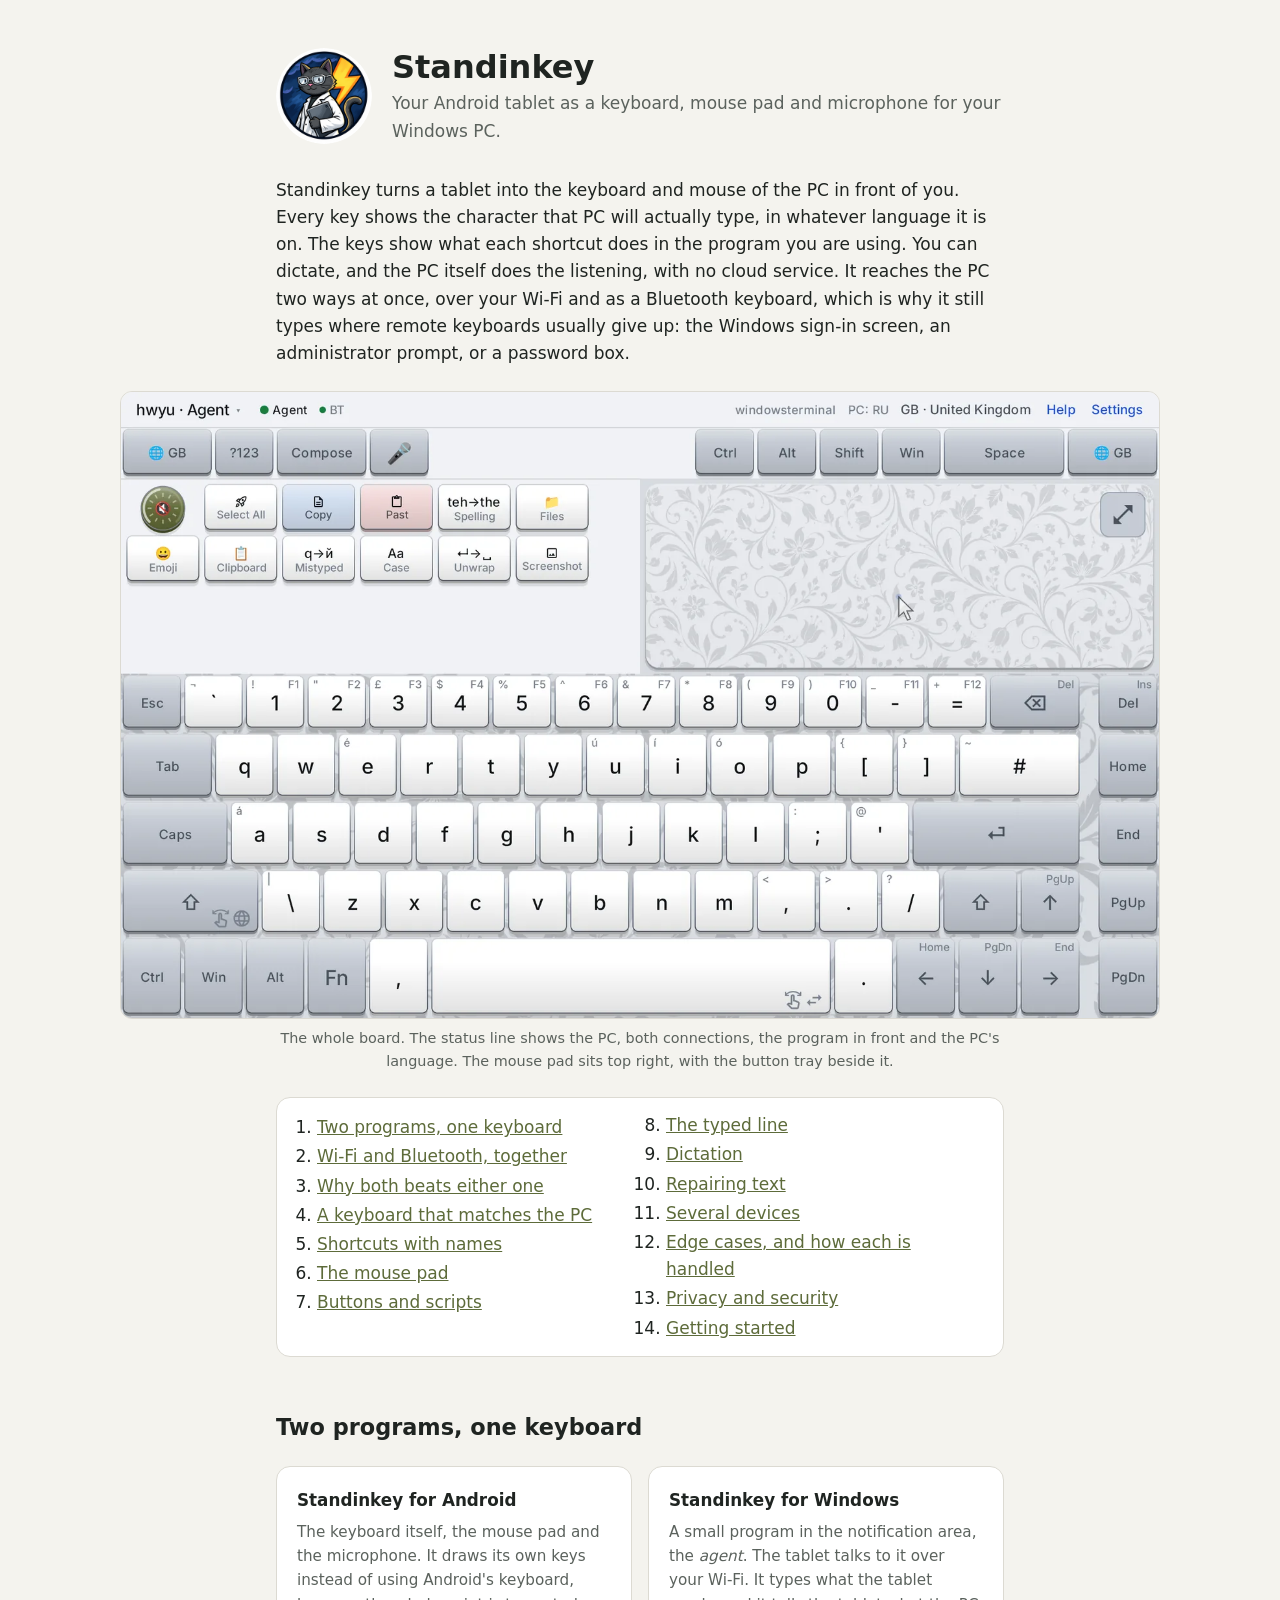
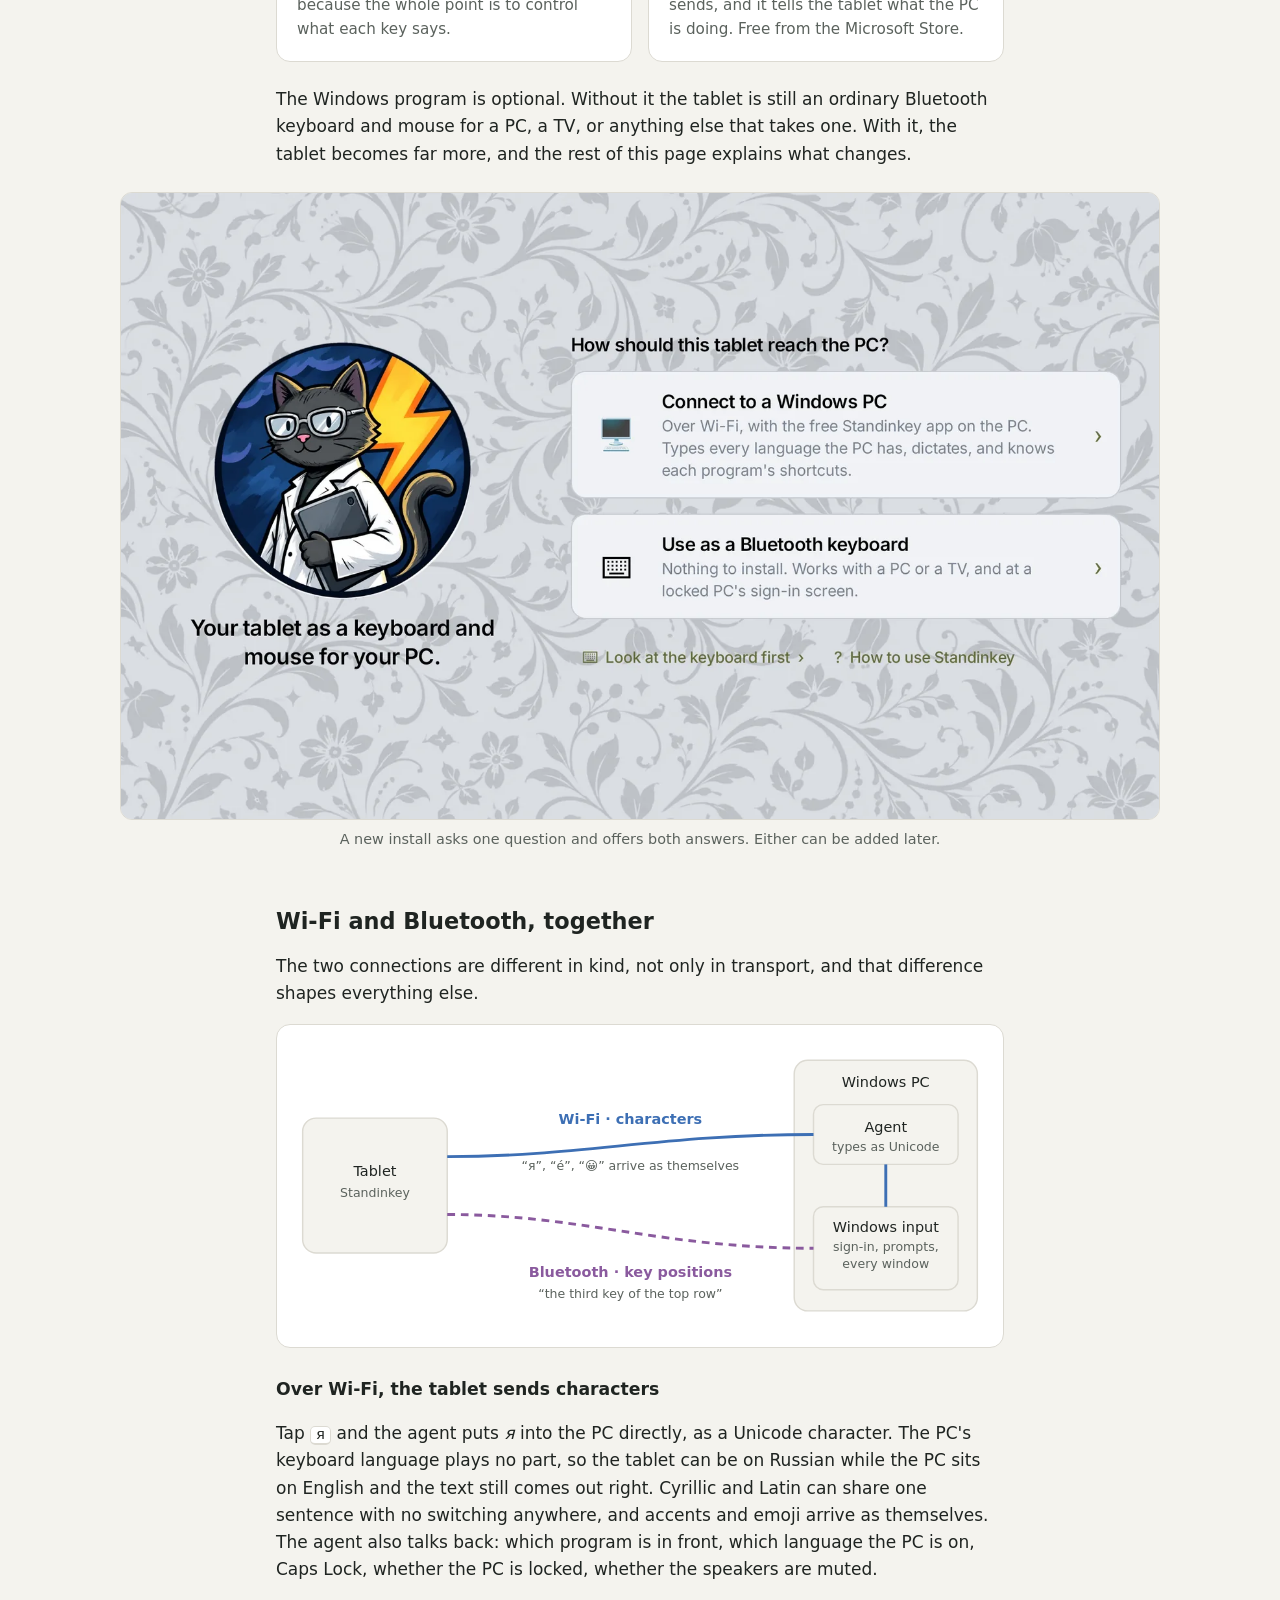
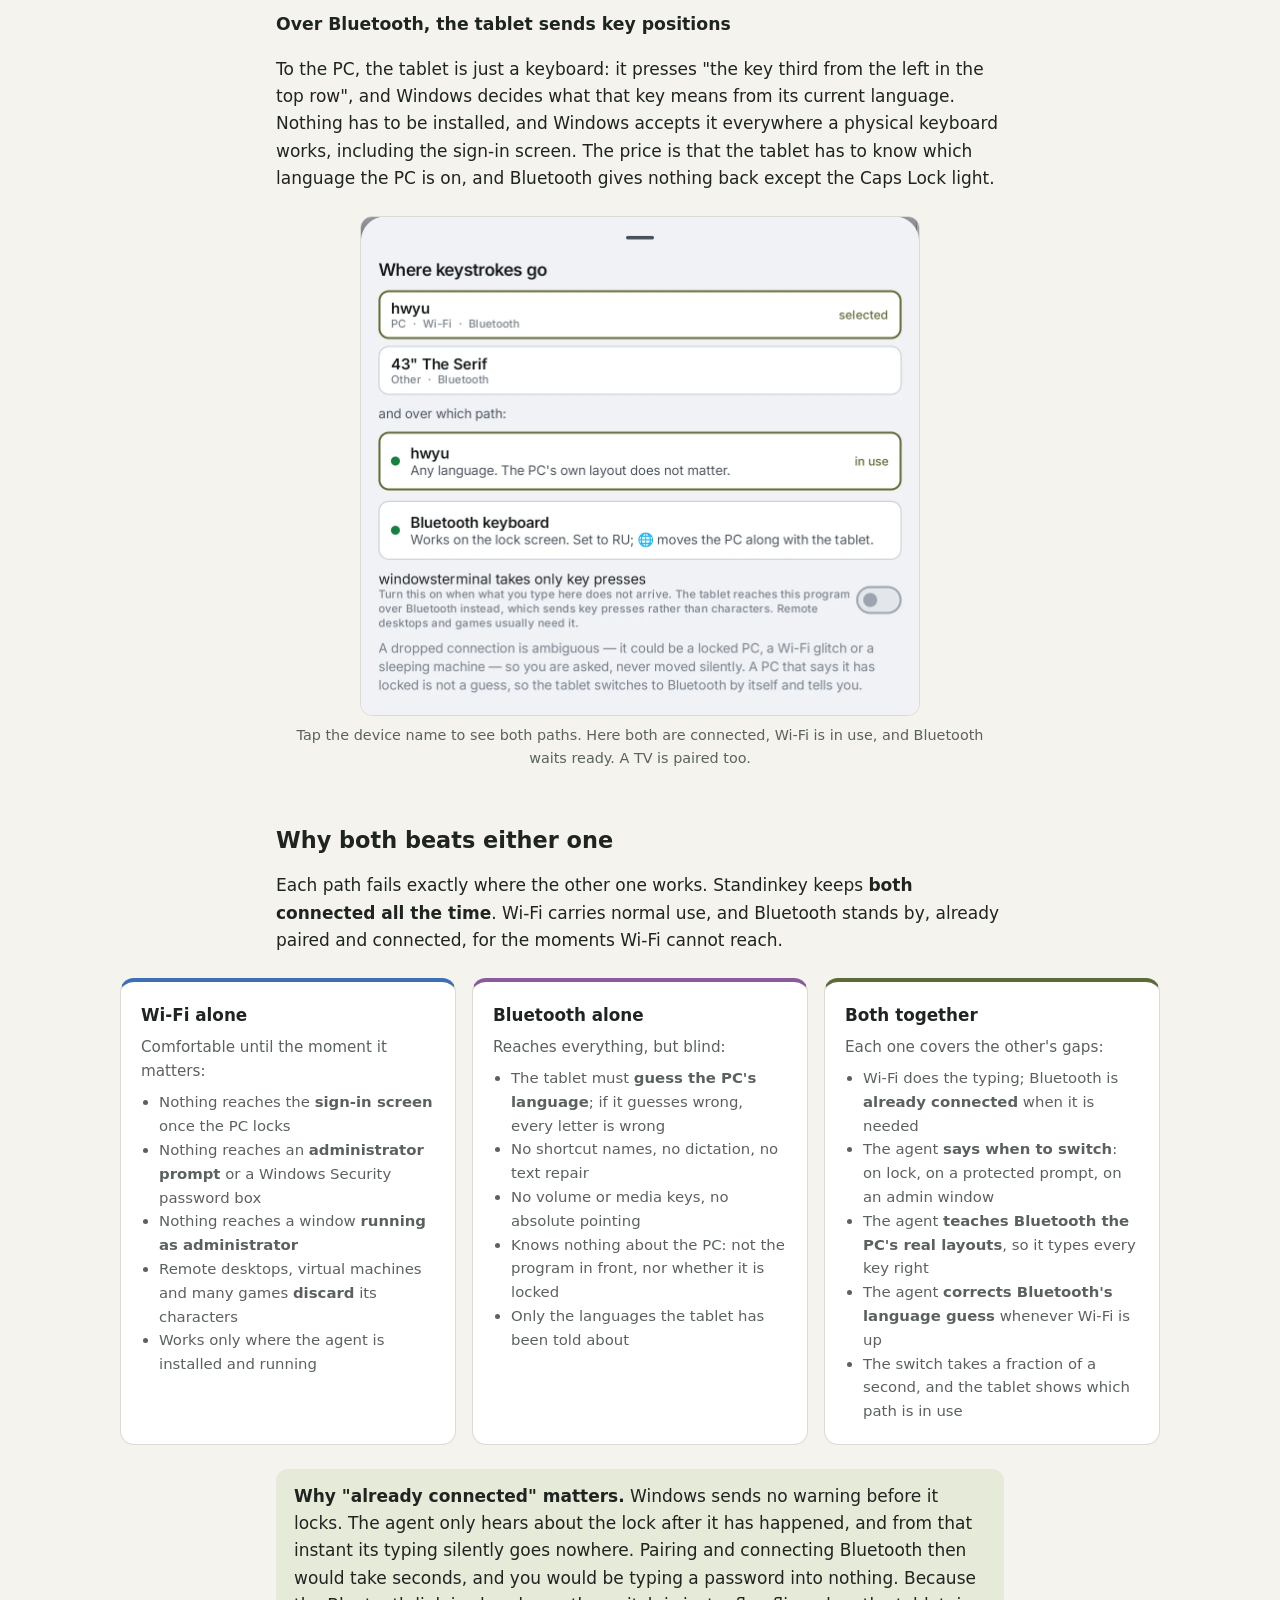
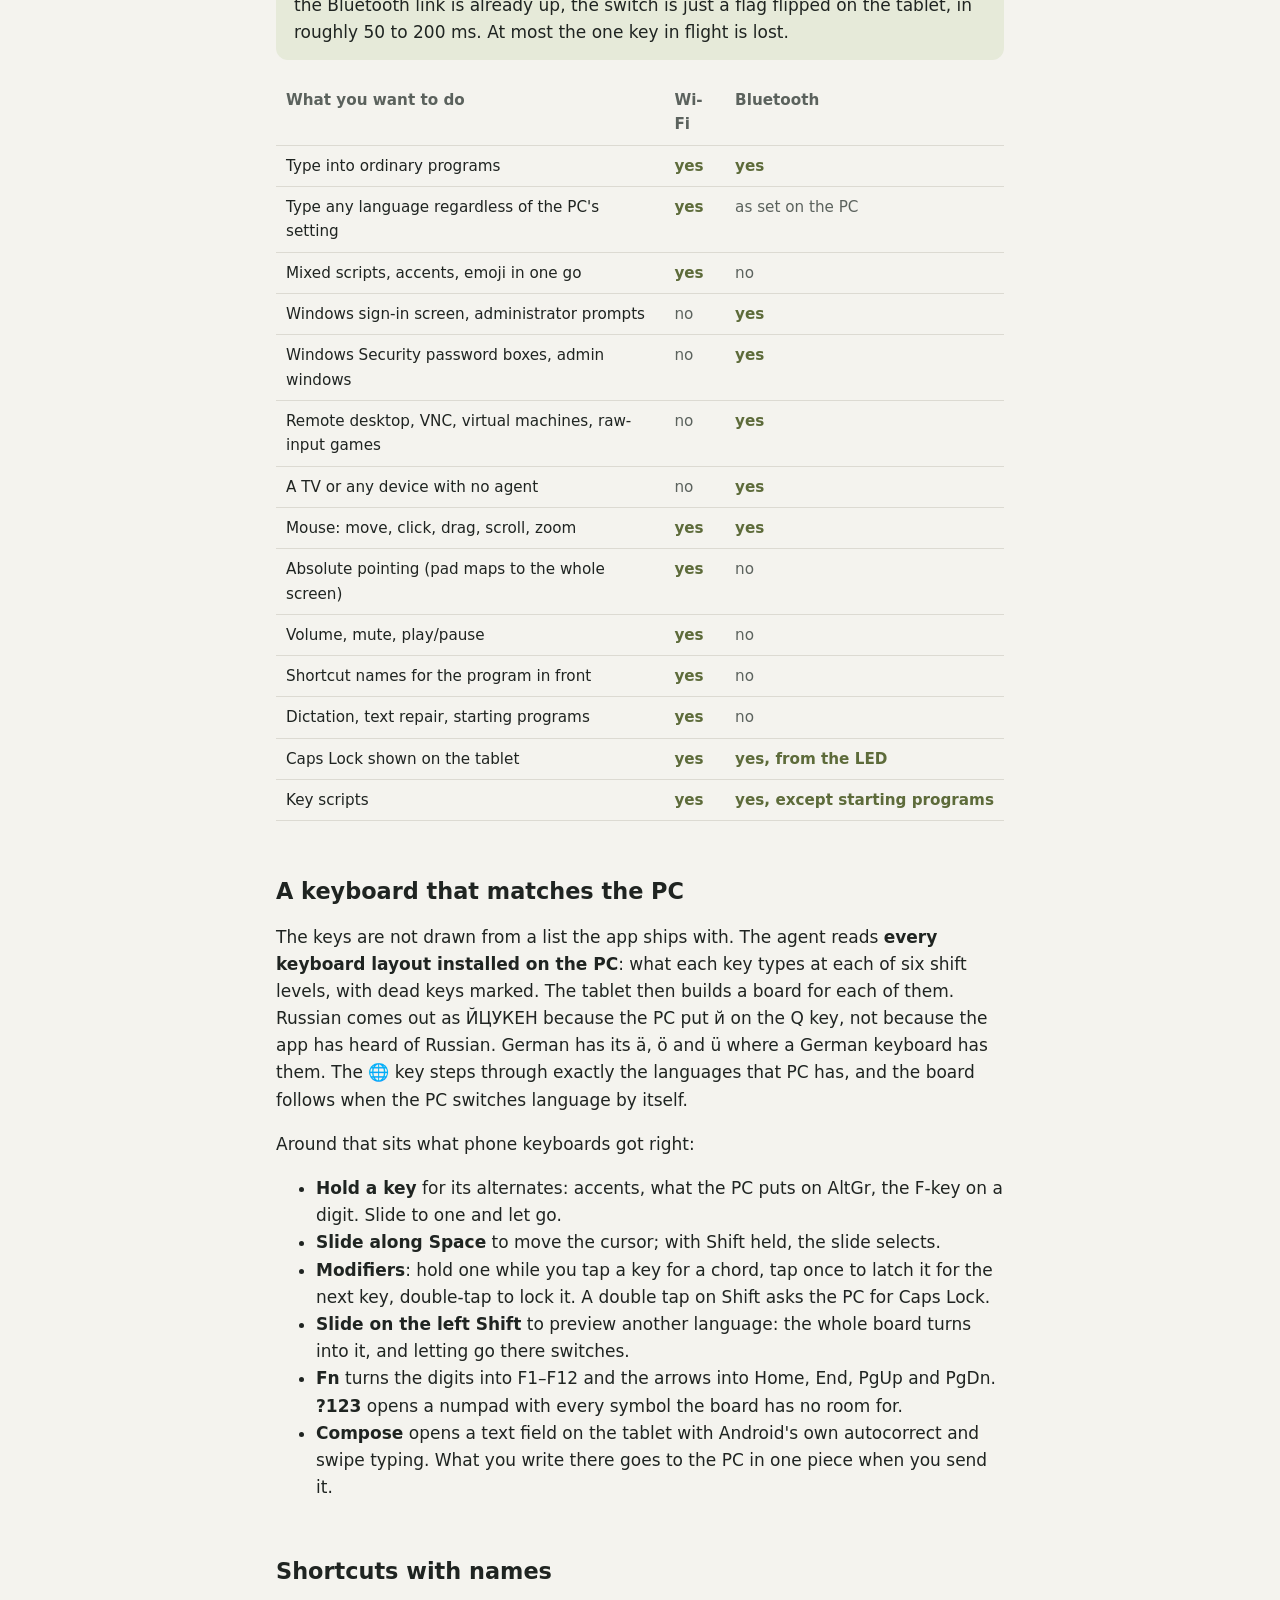
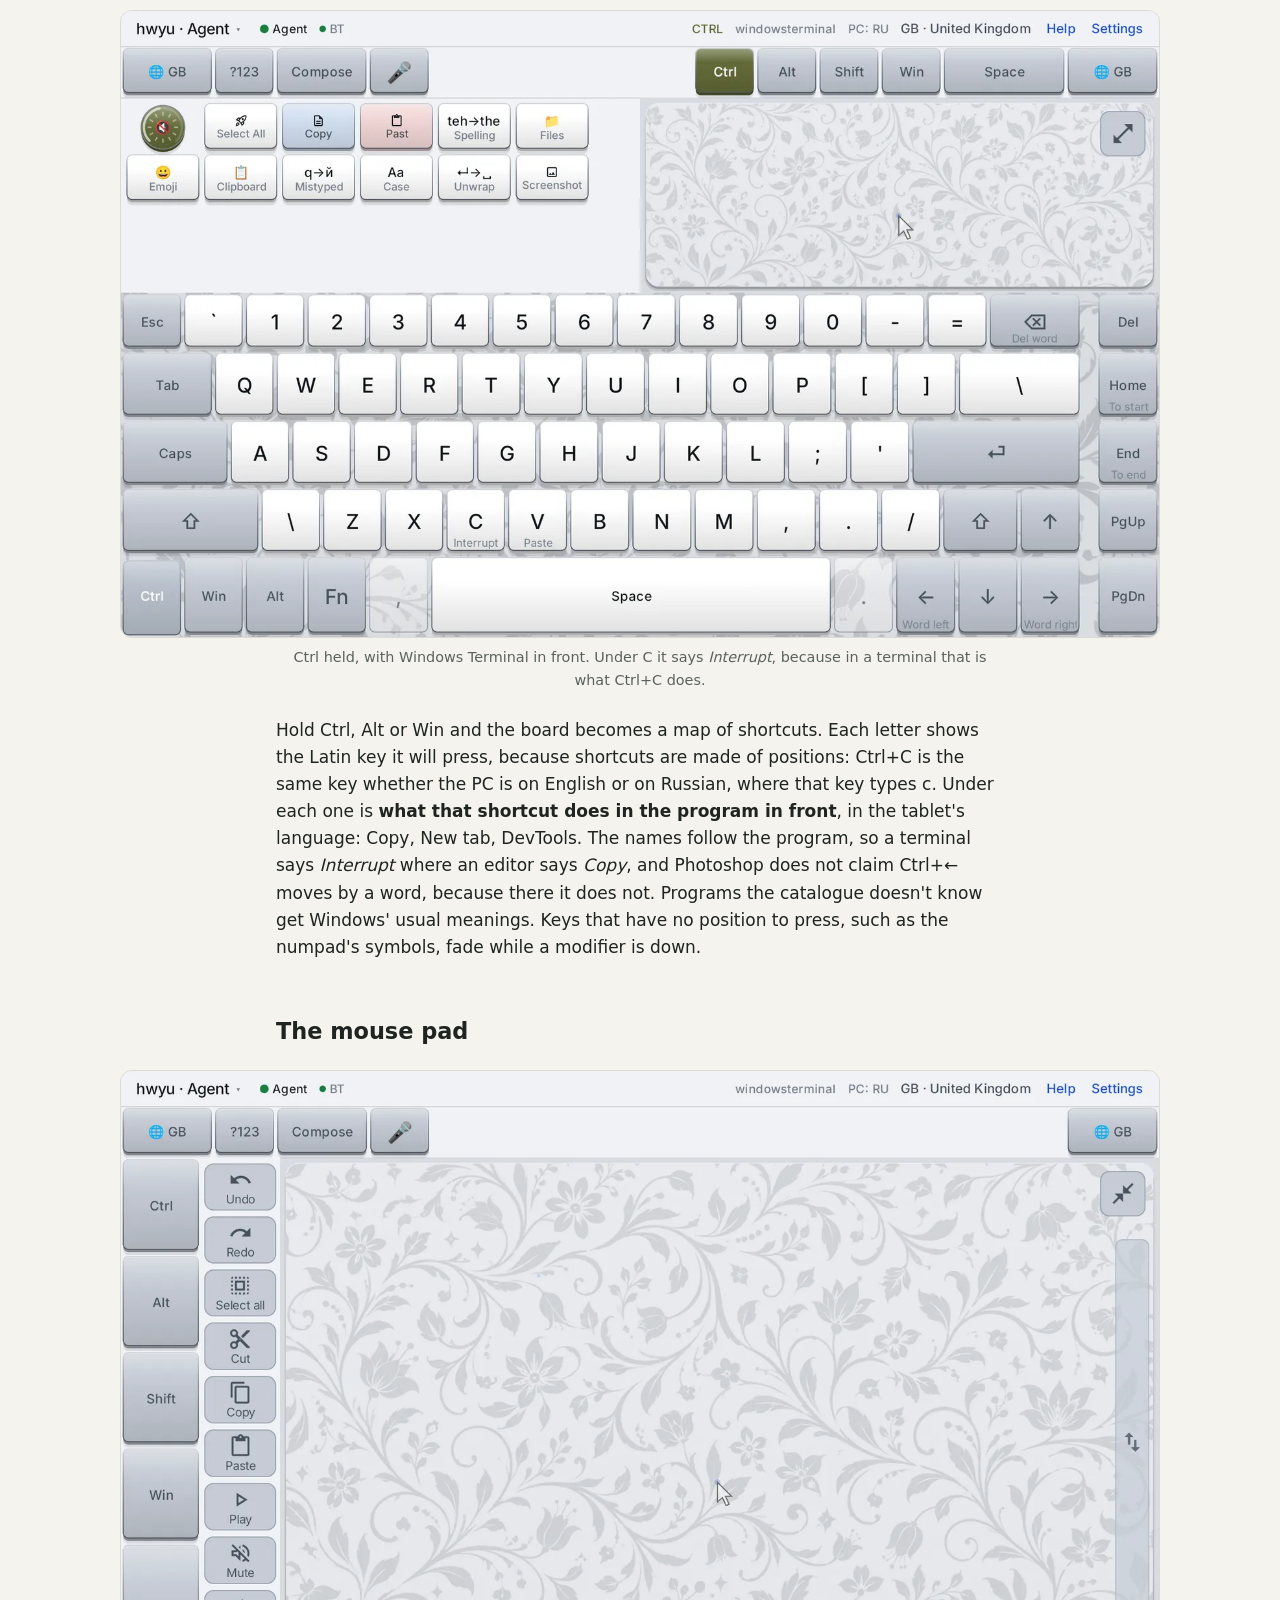
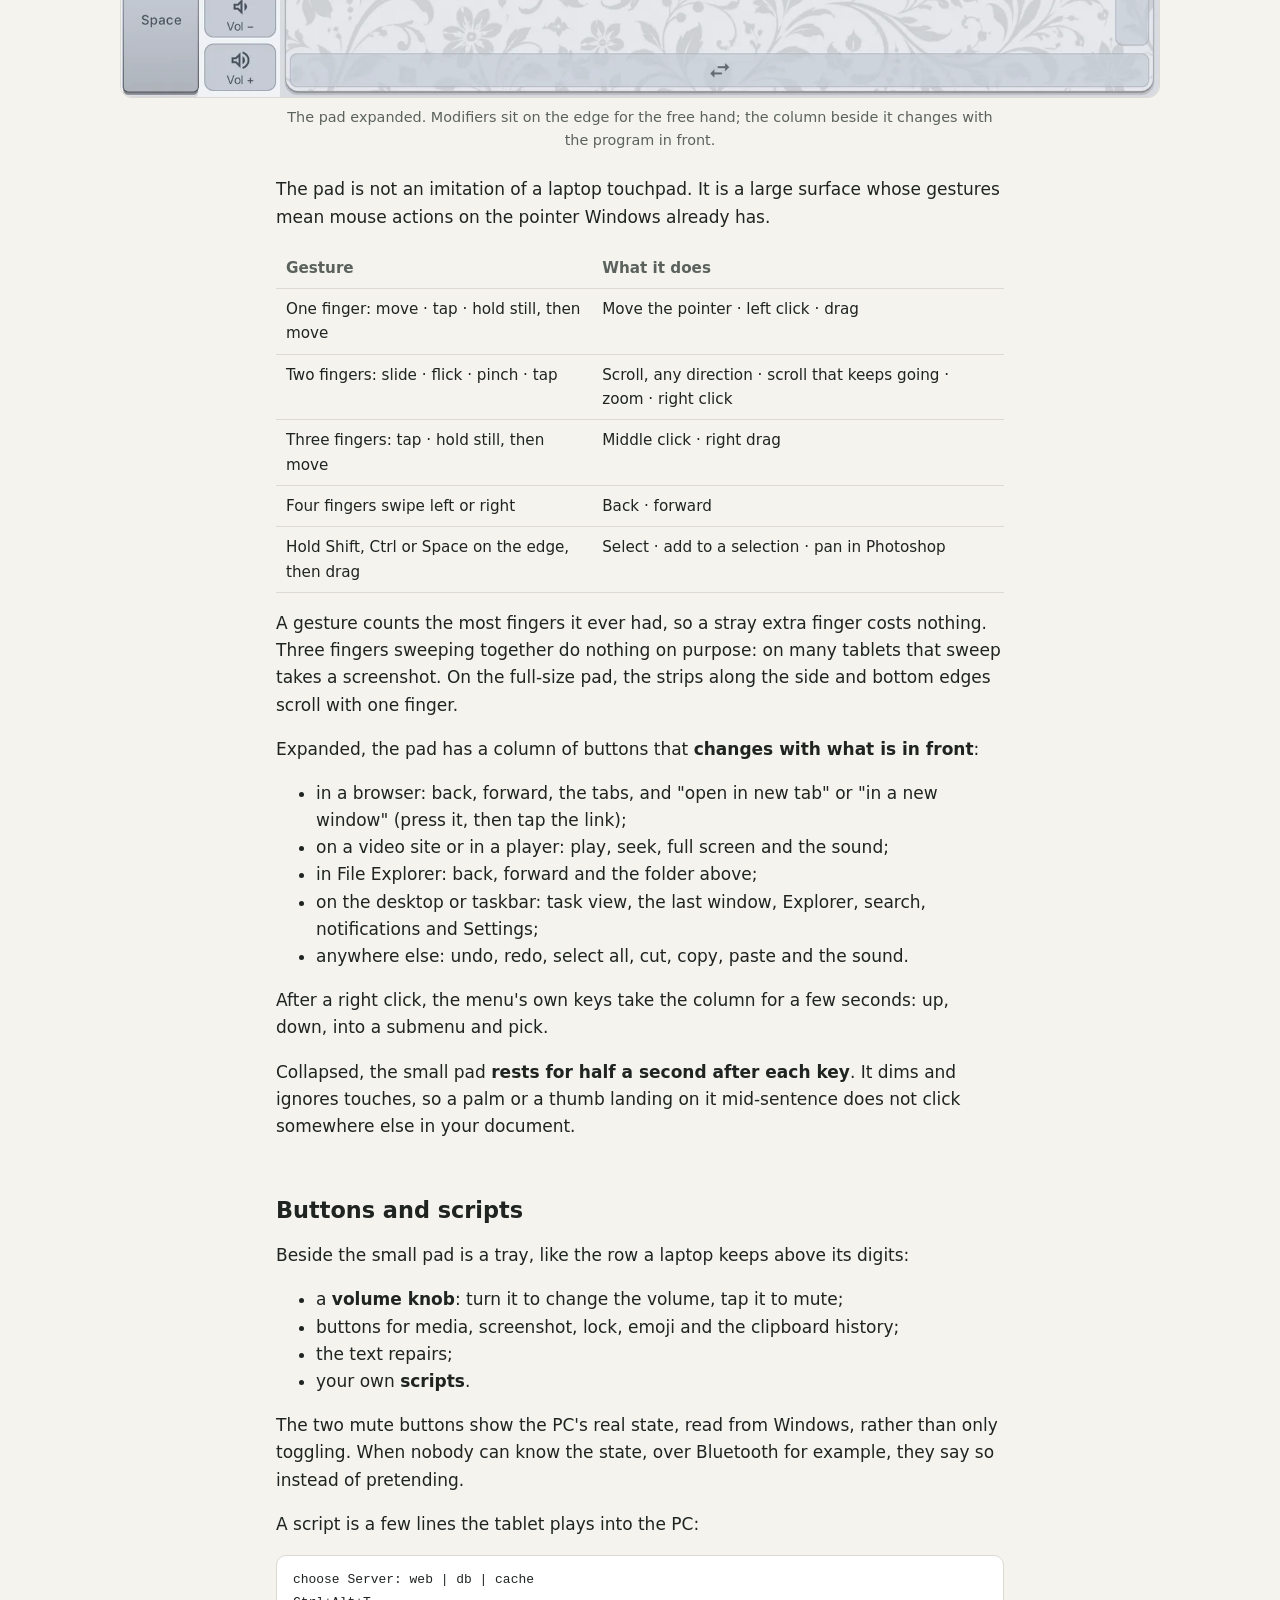
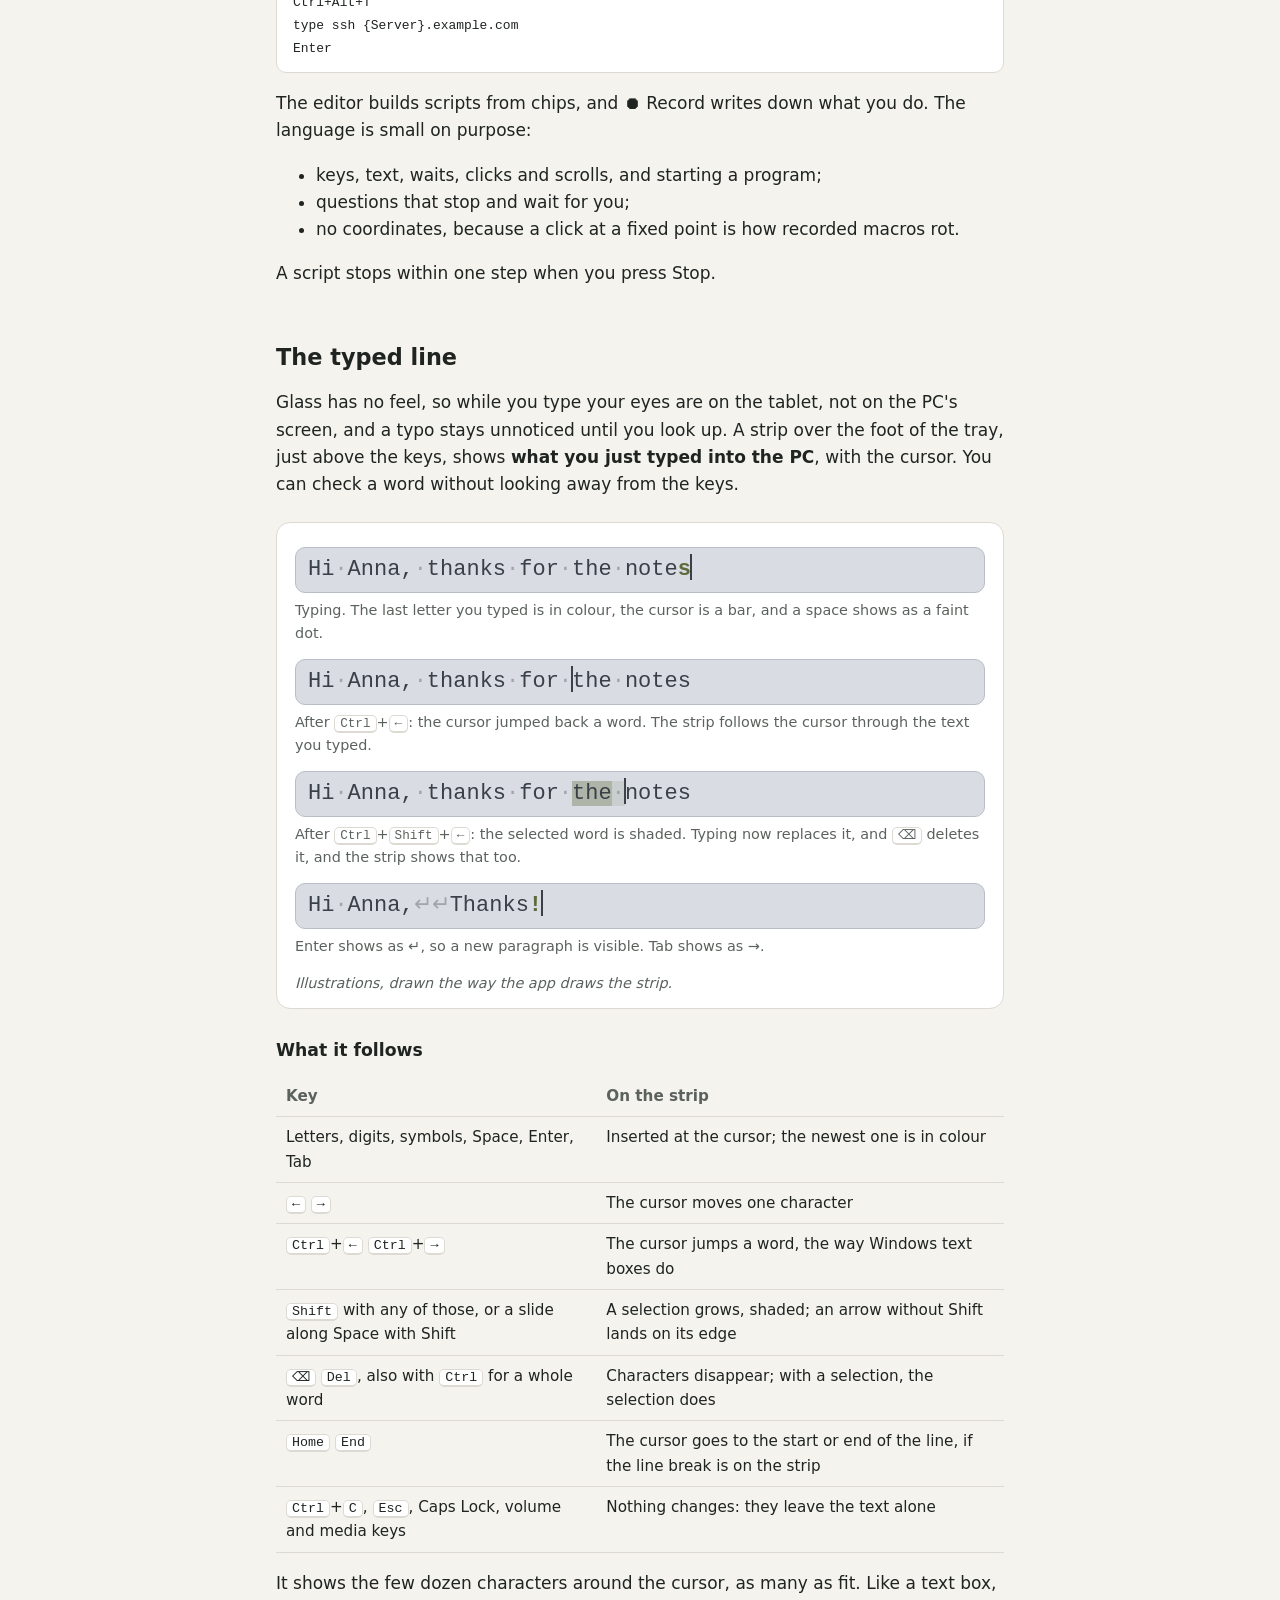
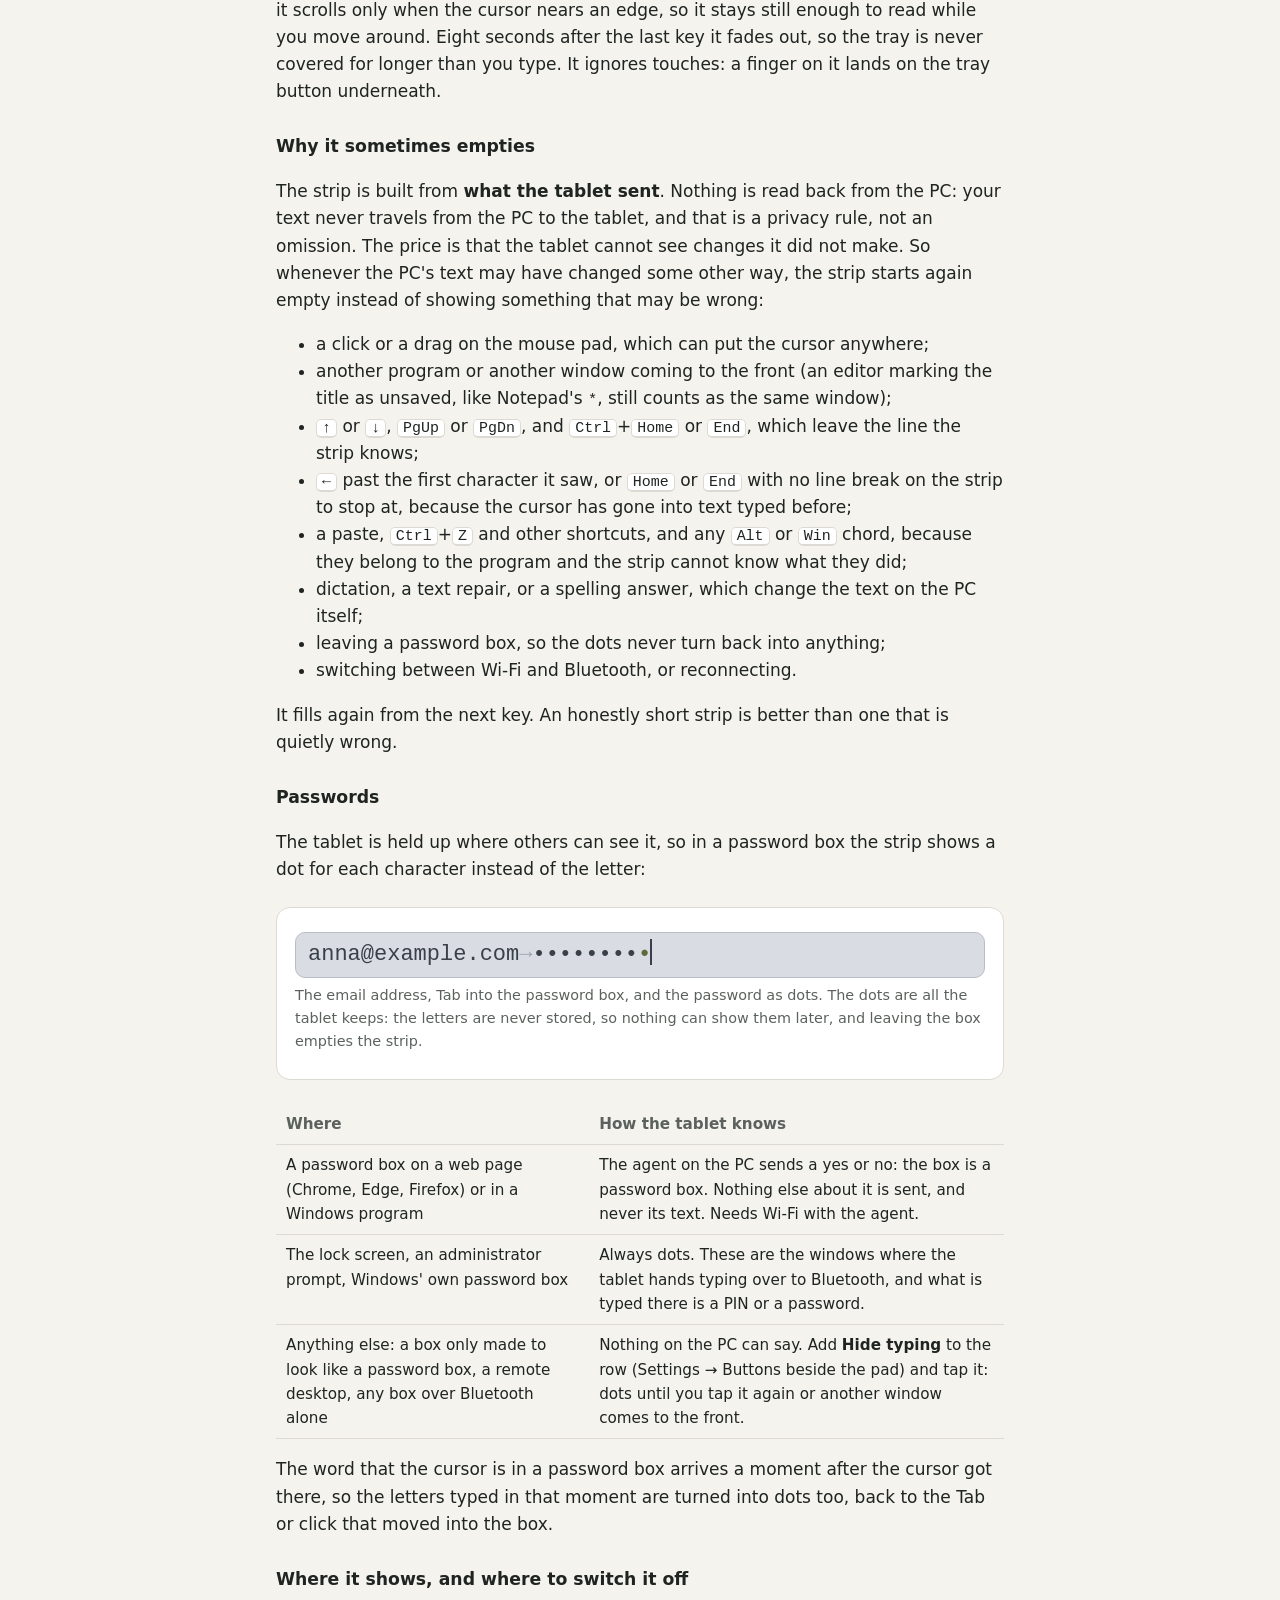
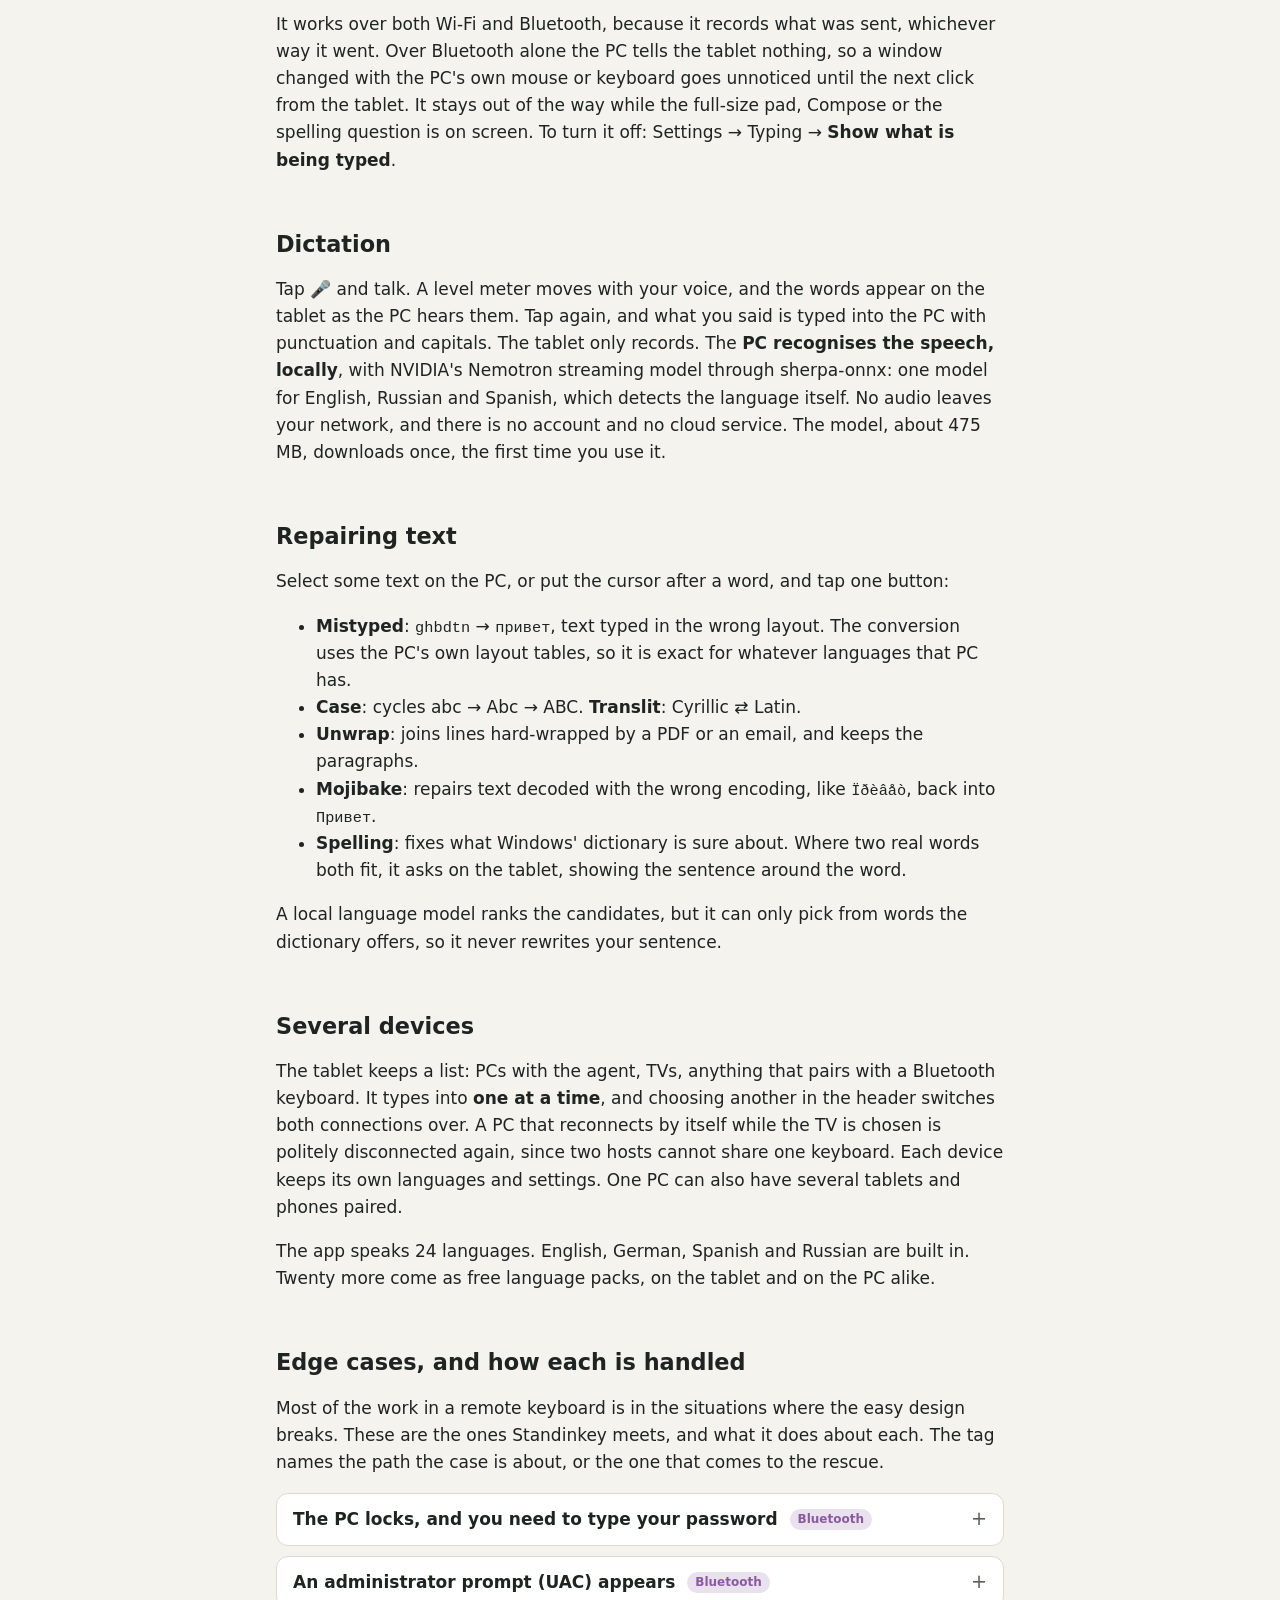
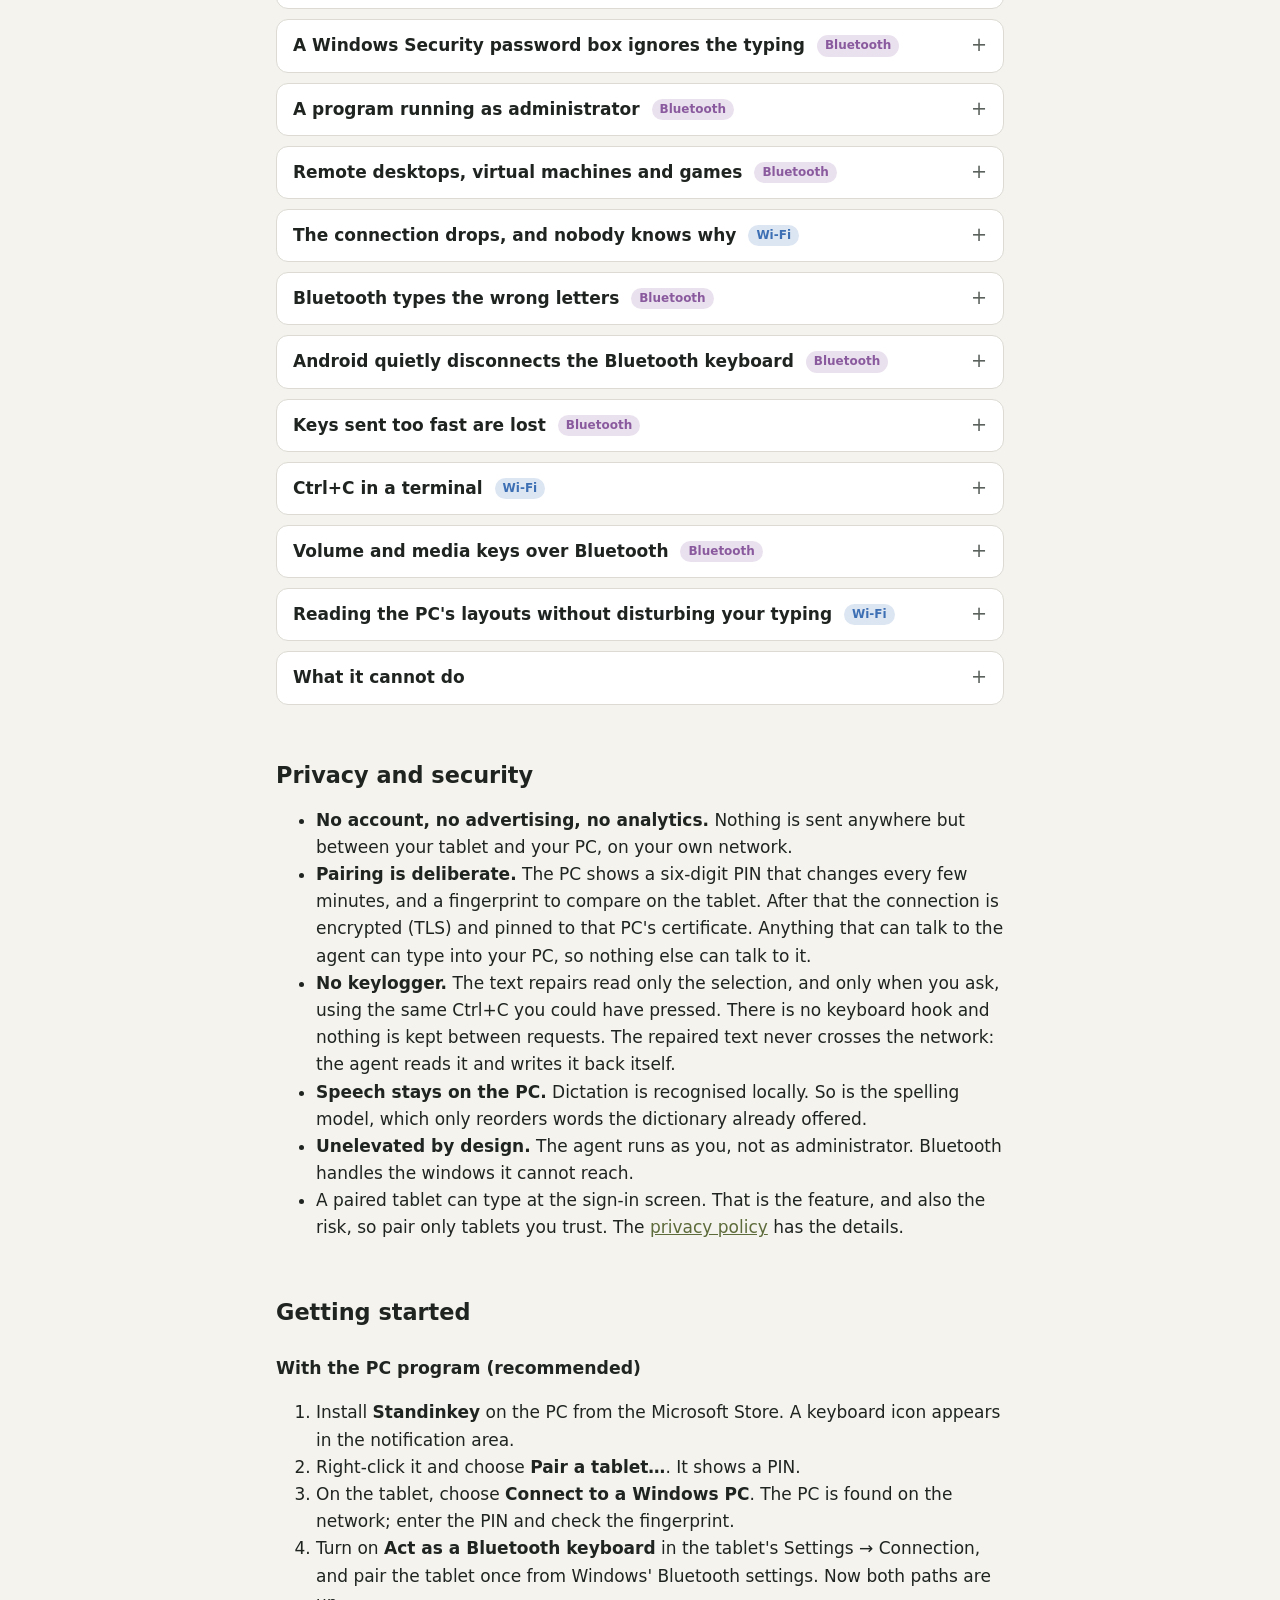
<file: index.html>
<!doctype html>
<html lang="en">
<head>
  <meta charset="utf-8">
  <meta name="viewport" content="width=device-width, initial-scale=1">
  <title>Standinkey</title>
  <meta name="description" content="Your Android tablet as a keyboard, mouse pad and microphone for your Windows PC — over Wi-Fi and Bluetooth at once, so it types everywhere, from your documents to the sign-in screen.">
  <link rel="icon" href="logo.png">
  <link rel="stylesheet" href="style.css">
</head>
<body>
<main>
  <header>
    <img src="logo.png" alt="">
    <div>
      <h1>Standinkey</h1>
      <p class="lede">Your Android tablet as a keyboard, mouse pad and microphone for your Windows PC.</p>
    </div>
  </header>

  <p>Standinkey turns a tablet into the keyboard and mouse of the PC in front of you. Every key shows the
    character that PC will actually type, in whatever language it is on. The keys show what each shortcut does
    in the program you are using. You can dictate, and the PC itself does the listening, with no cloud
    service. It reaches the PC two ways at once, over your Wi-Fi and as a Bluetooth keyboard, which is why it
    still types where remote keyboards usually give up: the Windows sign-in screen, an administrator prompt,
    or a password box.</p>

  <figure class="wide">
    <img src="img/keyboard.webp" width="1600" height="965" alt="The Standinkey keyboard on a tablet: a status line, a row of controls, a tray of buttons, a small mouse pad, and a full keyboard with function keys on the digits.">
    <figcaption>The whole board. The status line shows the PC, both connections, the program in front and the PC's language. The mouse pad sits top right, with the button tray beside it.</figcaption>
  </figure>

  <nav class="toc" aria-label="Contents">
    <ol>
      <li><a href="#parts">Two programs, one keyboard</a></li>
      <li><a href="#paths">Wi-Fi and Bluetooth, together</a></li>
      <li><a href="#why-both">Why both beats either one</a></li>
      <li><a href="#keyboard">A keyboard that matches the PC</a></li>
      <li><a href="#shortcuts">Shortcuts with names</a></li>
      <li><a href="#mouse">The mouse pad</a></li>
      <li><a href="#tray">Buttons and scripts</a></li>
      <li><a href="#typed">The typed line</a></li>
      <li><a href="#dictation">Dictation</a></li>
      <li><a href="#repair">Repairing text</a></li>
      <li><a href="#devices">Several devices</a></li>
      <li><a href="#edge-cases">Edge cases, and how each is handled</a></li>
      <li><a href="#privacy">Privacy and security</a></li>
      <li><a href="#start">Getting started</a></li>
    </ol>
  </nav>

  <h2 id="parts">Two programs, one keyboard</h2>
  <div class="cards">
    <div class="card">
      <h3>Standinkey for Android</h3>
      <p>The keyboard itself, the mouse pad and the microphone. It draws its own keys instead of using Android's
        keyboard, because the whole point is to control what each key says.</p>
    </div>
    <div class="card">
      <h3>Standinkey for Windows</h3>
      <p>A small program in the notification area, the <em>agent</em>. The tablet talks to it over your Wi-Fi.
        It types what the tablet sends, and it tells the tablet what the PC is doing. Free from the Microsoft Store.</p>
    </div>
  </div>
  <p>The Windows program is optional. Without it the tablet is still an ordinary Bluetooth keyboard and mouse
    for a PC, a TV, or anything else that takes one. With it, the tablet becomes far more, and the rest of
    this page explains what changes.</p>

  <figure class="wide">
    <img src="img/welcome.webp" width="1600" height="965" loading="lazy" alt="The first screen of the app, asking how the tablet should reach the PC: Connect to a Windows PC, or Use as a Bluetooth keyboard.">
    <figcaption>A new install asks one question and offers both answers. Either can be added later.</figcaption>
  </figure>

  <h2 id="paths">Wi-Fi and Bluetooth, together</h2>
  <p>The two connections are different in kind, not only in transport, and that difference shapes everything else.</p>

  <div class="diagram" role="img" aria-label="Diagram: the tablet reaches the PC over two lanes. The Wi-Fi lane goes to the agent and carries characters; the Bluetooth lane goes straight to Windows and carries key positions.">
    <svg viewBox="0 0 720 300" xmlns="http://www.w3.org/2000/svg">
      <rect class="box" x="10" y="80" width="150" height="140" rx="14"/>
      <text x="85" y="140" text-anchor="middle">Tablet</text>
      <text x="85" y="162" text-anchor="middle" class="small">Standinkey</text>

      <rect class="box" x="520" y="20" width="190" height="260" rx="14"/>
      <text x="615" y="48" text-anchor="middle">Windows PC</text>
      <rect class="box" x="540" y="66" width="150" height="62" rx="10"/>
      <text x="615" y="94" text-anchor="middle">Agent</text>
      <text x="615" y="114" text-anchor="middle" class="small">types as Unicode</text>
      <rect class="box" x="540" y="172" width="150" height="86" rx="10"/>
      <text x="615" y="198" text-anchor="middle">Windows input</text>
      <text x="615" y="218" text-anchor="middle" class="small">sign-in, prompts,</text>
      <text x="615" y="236" text-anchor="middle" class="small">every window</text>

      <path class="wifi" d="M160 120 C 300 120, 380 97, 540 97"/>
      <text x="350" y="86" text-anchor="middle" class="wifi-t">Wi-Fi · characters</text>
      <text x="350" y="134" text-anchor="middle" class="small">“я”, “é”, “😀” arrive as themselves</text>

      <path class="bt" d="M160 180 C 300 180, 380 215, 540 215"/>
      <text x="350" y="245" text-anchor="middle" class="bt-t">Bluetooth · key positions</text>
      <text x="350" y="267" text-anchor="middle" class="small">“the third key of the top row”</text>

      <path class="wifi" d="M615 128 L615 172" stroke-dasharray="0"/>
    </svg>
  </div>

  <h3>Over Wi-Fi, the tablet sends characters</h3>
  <p>Tap <kbd>я</kbd> and the agent puts <em>я</em> into the PC directly, as a Unicode character. The PC's
    keyboard language plays no part, so the tablet can be on Russian while the PC sits on English and the text
    still comes out right. Cyrillic and Latin can share one sentence with no switching anywhere, and accents
    and emoji arrive as themselves. The agent also talks back: which program is in front, which language the
    PC is on, Caps Lock, whether the PC is locked, whether the speakers are muted.</p>

  <h3>Over Bluetooth, the tablet sends key positions</h3>
  <p>To the PC, the tablet is just a keyboard: it presses "the key third from the left in the top row", and
    Windows decides what that key means from its current language. Nothing has to be installed, and Windows
    accepts it everywhere a physical keyboard works, including the sign-in screen. The price is that the
    tablet has to know which language the PC is on, and Bluetooth gives nothing back except the Caps Lock
    light.</p>

  <figure class="narrow">
    <img src="img/paths.webp" width="1120" height="1000" loading="lazy" alt="The 'Where keystrokes go' sheet: the selected PC, a TV, and two paths — the agent over Wi-Fi, in use, and the Bluetooth keyboard, also connected.">
    <figcaption>Tap the device name to see both paths. Here both are connected, Wi-Fi is in use, and Bluetooth waits ready. A TV is paired too.</figcaption>
  </figure>

  <h2 id="why-both">Why both beats either one</h2>
  <p>Each path fails exactly where the other one works. Standinkey keeps <strong>both connected all the
    time</strong>. Wi-Fi carries normal use, and Bluetooth stands by, already paired and connected, for the
    moments Wi-Fi cannot reach.</p>

  <div class="cards wide">
    <div class="card wifi">
      <h3>Wi-Fi alone</h3>
      <p>Comfortable until the moment it matters:</p>
      <ul>
        <li>Nothing reaches the <strong>sign-in screen</strong> once the PC locks</li>
        <li>Nothing reaches an <strong>administrator prompt</strong> or a Windows Security password box</li>
        <li>Nothing reaches a window <strong>running as administrator</strong></li>
        <li>Remote desktops, virtual machines and many games <strong>discard</strong> its characters</li>
        <li>Works only where the agent is installed and running</li>
      </ul>
    </div>
    <div class="card bt">
      <h3>Bluetooth alone</h3>
      <p>Reaches everything, but blind:</p>
      <ul>
        <li>The tablet must <strong>guess the PC's language</strong>; if it guesses wrong, every letter is wrong</li>
        <li>No shortcut names, no dictation, no text repair</li>
        <li>No volume or media keys, no absolute pointing</li>
        <li>Knows nothing about the PC: not the program in front, nor whether it is locked</li>
        <li>Only the languages the tablet has been told about</li>
      </ul>
    </div>
    <div class="card both">
      <h3>Both together</h3>
      <p>Each one covers the other's gaps:</p>
      <ul>
        <li>Wi-Fi does the typing; Bluetooth is <strong>already connected</strong> when it is needed</li>
        <li>The agent <strong>says when to switch</strong>: on lock, on a protected prompt, on an admin window</li>
        <li>The agent <strong>teaches Bluetooth the PC's real layouts</strong>, so it types every key right</li>
        <li>The agent <strong>corrects Bluetooth's language guess</strong> whenever Wi-Fi is up</li>
        <li>The switch takes a fraction of a second, and the tablet shows which path is in use</li>
      </ul>
    </div>
  </div>

  <div class="callout">
    <p><strong>Why "already connected" matters.</strong> Windows sends no warning before it locks. The agent
      only hears about the lock after it has happened, and from that instant its typing silently goes nowhere.
      Pairing and connecting Bluetooth then would take seconds, and you would be typing a password into
      nothing. Because the Bluetooth link is already up, the switch is just a flag flipped on the tablet, in
      roughly 50 to 200 ms. At most the one key in flight is lost.</p>
  </div>

  <table>
    <thead><tr><th>What you want to do</th><th>Wi-Fi</th><th>Bluetooth</th></tr></thead>
    <tbody>
      <tr><td>Type into ordinary programs</td><td class="y">yes</td><td class="y">yes</td></tr>
      <tr><td>Type any language regardless of the PC's setting</td><td class="y">yes</td><td class="n">as set on the PC</td></tr>
      <tr><td>Mixed scripts, accents, emoji in one go</td><td class="y">yes</td><td class="n">no</td></tr>
      <tr><td>Windows sign-in screen, administrator prompts</td><td class="n">no</td><td class="y">yes</td></tr>
      <tr><td>Windows Security password boxes, admin windows</td><td class="n">no</td><td class="y">yes</td></tr>
      <tr><td>Remote desktop, VNC, virtual machines, raw-input games</td><td class="n">no</td><td class="y">yes</td></tr>
      <tr><td>A TV or any device with no agent</td><td class="n">no</td><td class="y">yes</td></tr>
      <tr><td>Mouse: move, click, drag, scroll, zoom</td><td class="y">yes</td><td class="y">yes</td></tr>
      <tr><td>Absolute pointing (pad maps to the whole screen)</td><td class="y">yes</td><td class="n">no</td></tr>
      <tr><td>Volume, mute, play/pause</td><td class="y">yes</td><td class="n">no</td></tr>
      <tr><td>Shortcut names for the program in front</td><td class="y">yes</td><td class="n">no</td></tr>
      <tr><td>Dictation, text repair, starting programs</td><td class="y">yes</td><td class="n">no</td></tr>
      <tr><td>Caps Lock shown on the tablet</td><td class="y">yes</td><td class="y">yes, from the LED</td></tr>
      <tr><td>Key scripts</td><td class="y">yes</td><td class="y">yes, except starting programs</td></tr>
    </tbody>
  </table>

  <h2 id="keyboard">A keyboard that matches the PC</h2>
  <p>The keys are not drawn from a list the app ships with. The agent reads <strong>every keyboard layout
    installed on the PC</strong>: what each key types at each of six shift levels, with dead keys marked. The
    tablet then builds a board for each of them. Russian comes out as ЙЦУКЕН because the PC put й on the Q
    key, not because the app has heard of Russian. German has its ä, ö and ü where a German keyboard has
    them. The 🌐 key steps through exactly the languages that PC has, and the board follows when the PC
    switches language by itself.</p>
  <p>Around that sits what phone keyboards got right:</p>
  <ul>
    <li><strong>Hold a key</strong> for its alternates: accents, what the PC puts on AltGr, the F-key on a digit. Slide to one and let go.</li>
    <li><strong>Slide along Space</strong> to move the cursor; with Shift held, the slide selects.</li>
    <li><strong>Modifiers</strong>: hold one while you tap a key for a chord, tap once to latch it for the next key, double-tap to lock it. A double tap on Shift asks the PC for Caps Lock.</li>
    <li><strong>Slide on the left Shift</strong> to preview another language: the whole board turns into it, and letting go there switches.</li>
    <li><strong>Fn</strong> turns the digits into F1–F12 and the arrows into Home, End, PgUp and PgDn. <strong>?123</strong> opens a numpad with every symbol the board has no room for.</li>
    <li><strong>Compose</strong> opens a text field on the tablet with Android's own autocorrect and swipe typing. What you write there goes to the PC in one piece when you send it.</li>
  </ul>

  <h2 id="shortcuts">Shortcuts with names</h2>
  <figure class="wide">
    <img src="img/shortcuts.webp" width="1600" height="965" loading="lazy" alt="The keyboard with Ctrl held: letters become capitals showing the Latin key, and under C it says Interrupt, under V Paste, under the arrows Word left and Word right.">
    <figcaption>Ctrl held, with Windows Terminal in front. Under C it says <em>Interrupt</em>, because in a terminal that is what Ctrl+C does.</figcaption>
  </figure>
  <p>Hold Ctrl, Alt or Win and the board becomes a map of shortcuts. Each letter shows the Latin key it will
    press, because shortcuts are made of positions: Ctrl+C is the same key whether the PC is on English or
    on Russian, where that key types с. Under each one is <strong>what that shortcut does in the program in
    front</strong>, in the tablet's language: Copy, New tab, DevTools. The names follow the program, so a
    terminal says <em>Interrupt</em> where an editor says <em>Copy</em>, and Photoshop does not claim
    Ctrl+← moves by a word, because there it does not. Programs the catalogue doesn't know get Windows'
    usual meanings. Keys that have no position to press, such as the numpad's symbols, fade while a
    modifier is down.</p>

  <h2 id="mouse">The mouse pad</h2>
  <figure class="wide">
    <img src="img/pad.webp" width="1600" height="965" loading="lazy" alt="The mouse pad expanded to fill the screen, with Ctrl, Alt, Shift, Win and Space on the left edge, a column of buttons — Undo, Redo, Select all, Cut, Copy, Paste, Play, Mute, Vol − and Vol + — and scroll strips along the right and bottom edges.">
    <figcaption>The pad expanded. Modifiers sit on the edge for the free hand; the column beside it changes with the program in front.</figcaption>
  </figure>
  <p>The pad is not an imitation of a laptop touchpad. It is a large surface whose gestures mean mouse
    actions on the pointer Windows already has.</p>
  <table>
    <thead><tr><th>Gesture</th><th>What it does</th></tr></thead>
    <tbody>
      <tr><td>One finger: move · tap · hold still, then move</td><td>Move the pointer · left click · drag</td></tr>
      <tr><td>Two fingers: slide · flick · pinch · tap</td><td>Scroll, any direction · scroll that keeps going · zoom · right click</td></tr>
      <tr><td>Three fingers: tap · hold still, then move</td><td>Middle click · right drag</td></tr>
      <tr><td>Four fingers swipe left or right</td><td>Back · forward</td></tr>
      <tr><td>Hold Shift, Ctrl or Space on the edge, then drag</td><td>Select · add to a selection · pan in Photoshop</td></tr>
    </tbody>
  </table>
  <p>A gesture counts the most fingers it ever had, so a stray extra finger costs nothing. Three fingers
    sweeping together do nothing on purpose: on many tablets that sweep takes a screenshot. On the
    full-size pad, the strips along the side and bottom edges scroll with one finger.</p>
  <p>Expanded, the pad has a column of buttons that <strong>changes with what is in front</strong>:</p>
  <ul>
    <li>in a browser: back, forward, the tabs, and "open in new tab" or "in a new window" (press it, then tap the link);</li>
    <li>on a video site or in a player: play, seek, full screen and the sound;</li>
    <li>in File Explorer: back, forward and the folder above;</li>
    <li>on the desktop or taskbar: task view, the last window, Explorer, search, notifications and Settings;</li>
    <li>anywhere else: undo, redo, select all, cut, copy, paste and the sound.</li>
  </ul>
  <p>After a right click, the menu's own keys take the column for a few seconds: up, down, into a submenu
    and pick.</p>
  <p>Collapsed, the small pad <strong>rests for half a second after each key</strong>. It dims and
    ignores touches, so a palm or a thumb landing on it mid-sentence does not click somewhere else in
    your document.</p>

  <h2 id="tray">Buttons and scripts</h2>
  <p>Beside the small pad is a tray, like the row a laptop keeps above its digits:</p>
  <ul>
    <li>a <strong>volume knob</strong>: turn it to change the volume, tap it to mute;</li>
    <li>buttons for media, screenshot, lock, emoji and the clipboard history;</li>
    <li>the text repairs;</li>
    <li>your own <strong>scripts</strong>.</li>
  </ul>
  <p>The two mute buttons show the PC's real state, read from Windows, rather than only toggling. When nobody
    can know the state, over Bluetooth for example, they say so instead of pretending.</p>
  <p>A script is a few lines the tablet plays into the PC:</p>
  <pre><code>choose Server: web | db | cache
Ctrl+Alt+T
type ssh {Server}.example.com
Enter</code></pre>
  <p>The editor builds scripts from chips, and ⏺ Record writes down what you do. The language is small on
    purpose:</p>
  <ul>
    <li>keys, text, waits, clicks and scrolls, and starting a program;</li>
    <li>questions that stop and wait for you;</li>
    <li>no coordinates, because a click at a fixed point is how recorded macros rot.</li>
  </ul>
  <p>A script stops within one step when you press Stop.</p>
  <h2 id="typed">The typed line</h2>
  <p>Glass has no feel, so while you type your eyes are on the tablet, not on the PC's screen, and
    a typo stays unnoticed until you look up. A strip over the foot of the tray, just above the
    keys, shows <strong>what you just typed into the PC</strong>, with the cursor. You can check a word
    without looking away from the keys.</p>

  <figure class="strips">
    <div class="strip" aria-hidden="true">Hi<span class="faint">·</span>Anna,<span class="faint">·</span>thanks<span class="faint">·</span>for<span class="faint">·</span>the<span class="faint">·</span>note<span class="last">s</span><span class="caret"></span></div>
    <figcaption>Typing. The last letter you typed is in colour, the cursor is a bar, and a space shows as a faint dot.</figcaption>
    <div class="strip" aria-hidden="true">Hi<span class="faint">·</span>Anna,<span class="faint">·</span>thanks<span class="faint">·</span>for<span class="faint">·</span><span class="caret"></span>the<span class="faint">·</span>notes</div>
    <figcaption>After <kbd>Ctrl</kbd>+<kbd>←</kbd>: the cursor jumped back a word. The strip follows the cursor
      through the text you typed.</figcaption>
    <div class="strip" aria-hidden="true">Hi<span class="faint">·</span>Anna,<span class="faint">·</span>thanks<span class="faint">·</span>for<span class="faint">·</span><span class="sel">t</span><span class="sel">h</span><span class="sel">e</span><span class="sel faint">·</span><span class="caret"></span>notes</div>
    <figcaption>After <kbd>Ctrl</kbd>+<kbd>Shift</kbd>+<kbd>←</kbd>: the selected word is shaded. Typing now
      replaces it, and <kbd>⌫</kbd> deletes it, and the strip shows that too.</figcaption>
    <div class="strip" aria-hidden="true">Hi<span class="faint">·</span>Anna,<span class="faint">↵</span><span class="faint">↵</span>Thanks<span class="last">!</span><span class="caret"></span></div>
    <figcaption>Enter shows as ↵, so a new paragraph is visible. Tab shows as →.</figcaption>
    <figcaption class="note">Illustrations, drawn the way the app draws the strip.</figcaption>
  </figure>

  <h3>What it follows</h3>
  <table>
    <thead><tr><th>Key</th><th>On the strip</th></tr></thead>
    <tbody>
      <tr><td>Letters, digits, symbols, Space, Enter, Tab</td><td>Inserted at the cursor; the newest one is in colour</td></tr>
      <tr><td><kbd>←</kbd> <kbd>→</kbd></td><td>The cursor moves one character</td></tr>
      <tr><td><kbd>Ctrl</kbd>+<kbd>←</kbd> <kbd>Ctrl</kbd>+<kbd>→</kbd></td><td>The cursor jumps a word, the way Windows text boxes do</td></tr>
      <tr><td><kbd>Shift</kbd> with any of those, or a slide along Space with Shift</td><td>A selection grows, shaded; an arrow without Shift lands on its edge</td></tr>
      <tr><td><kbd>⌫</kbd> <kbd>Del</kbd>, also with <kbd>Ctrl</kbd> for a whole word</td><td>Characters disappear; with a selection, the selection does</td></tr>
      <tr><td><kbd>Home</kbd> <kbd>End</kbd></td><td>The cursor goes to the start or end of the line, if the line break is on the strip</td></tr>
      <tr><td><kbd>Ctrl</kbd>+<kbd>C</kbd>, <kbd>Esc</kbd>, Caps Lock, volume and media keys</td><td>Nothing changes: they leave the text alone</td></tr>
    </tbody>
  </table>
  <p>It shows the few dozen characters around the cursor, as many as fit. Like a text box, it scrolls only
    when the cursor nears an edge, so it stays still enough to read while you move around. Eight seconds
    after the last key it fades out, so the tray is never covered for longer than you type. It ignores
    touches: a finger on it lands on the tray button underneath.</p>

  <h3>Why it sometimes empties</h3>
  <p>The strip is built from <strong>what the tablet sent</strong>. Nothing is read back from the PC: your
    text never travels from the PC to the tablet, and that is a privacy rule, not an omission. The price is
    that the tablet cannot see changes it did not make. So whenever the PC's text may have changed some other
    way, the strip starts again empty instead of showing something that may be wrong:</p>
  <ul>
    <li>a click or a drag on the mouse pad, which can put the cursor anywhere;</li>
    <li>another program or another window coming to the front (an editor marking the title as unsaved, like
      Notepad's <code>*</code>, still counts as the same window);</li>
    <li><kbd>↑</kbd> or <kbd>↓</kbd>, <kbd>PgUp</kbd> or <kbd>PgDn</kbd>, and <kbd>Ctrl</kbd>+<kbd>Home</kbd>
      or <kbd>End</kbd>, which leave the line the strip knows;</li>
    <li><kbd>←</kbd> past the first character it saw, or <kbd>Home</kbd> or <kbd>End</kbd> with no line
      break on the strip to stop at, because the cursor has gone into text typed before;</li>
    <li>a paste, <kbd>Ctrl</kbd>+<kbd>Z</kbd> and other shortcuts, and any <kbd>Alt</kbd> or <kbd>Win</kbd>
      chord, because they belong to the program and the strip cannot know what they did;</li>
    <li>dictation, a text repair, or a spelling answer, which change the text on the PC itself;</li>
    <li>leaving a password box, so the dots never turn back into anything;</li>
    <li>switching between Wi-Fi and Bluetooth, or reconnecting.</li>
  </ul>
  <p>It fills again from the next key. An honestly short strip is better than one that is quietly wrong.</p>

  <h3>Passwords</h3>
  <p>The tablet is held up where others can see it, so in a password box the strip shows a dot for each
    character instead of the letter:</p>
  <figure class="strips">
    <div class="strip" aria-hidden="true">anna@example.com<span class="faint">→</span>••••••••<span class="last">•</span><span class="caret"></span></div>
    <figcaption>The email address, Tab into the password box, and the password as dots. The dots are all the
      tablet keeps: the letters are never stored, so nothing can show them later, and leaving the box empties
      the strip.</figcaption>
  </figure>
  <table>
    <thead><tr><th>Where</th><th>How the tablet knows</th></tr></thead>
    <tbody>
      <tr><td>A password box on a web page (Chrome, Edge, Firefox) or in a Windows program</td>
        <td>The agent on the PC sends a yes or no: the box is a password box. Nothing else about it is sent,
          and never its text. Needs Wi-Fi with the agent.</td></tr>
      <tr><td>The lock screen, an administrator prompt, Windows' own password box</td>
        <td>Always dots. These are the windows where the tablet hands typing over to Bluetooth, and what is
          typed there is a PIN or a password.</td></tr>
      <tr><td>Anything else: a box only made to look like a password box, a remote desktop, any box over
        Bluetooth alone</td>
        <td>Nothing on the PC can say. Add <strong>Hide typing</strong> to the row (Settings → Buttons beside
          the pad) and tap it: dots until you tap it again or another window comes to the front.</td></tr>
    </tbody>
  </table>
  <p>The word that the cursor is in a password box arrives a moment after the cursor got there, so the
    letters typed in that moment are turned into dots too, back to the Tab or click that moved into the
    box.</p>

  <h3>Where it shows, and where to switch it off</h3>
  <p>It works over both Wi-Fi and Bluetooth, because it records what was sent, whichever way it went. Over
    Bluetooth alone the PC tells the tablet nothing, so a window changed with the PC's own mouse or keyboard
    goes unnoticed until the next click from the tablet. It stays out of the way while the full-size pad,
    Compose or the spelling question is on screen. To turn it off: Settings → Typing → <strong>Show what is
    being typed</strong>.</p>

  <h2 id="dictation">Dictation</h2>
  <p>Tap 🎤 and talk. A level meter moves with your voice, and the words appear on the tablet as the PC
    hears them. Tap again, and what you said is typed into the PC with punctuation and capitals. The tablet
    only records. The <strong>PC recognises the speech, locally</strong>, with NVIDIA's Nemotron streaming
    model through sherpa-onnx: one model for English, Russian and Spanish, which detects the language
    itself. No audio leaves your network, and there is no account and no cloud service. The model, about
    475 MB, downloads once, the first time you use it.</p>

  <h2 id="repair">Repairing text</h2>
  <p>Select some text on the PC, or put the cursor after a word, and tap one button:</p>
  <ul>
    <li><strong>Mistyped</strong>: <code>ghbdtn</code> → <code>привет</code>, text typed in the wrong
      layout. The conversion uses the PC's own layout tables, so it is exact for whatever languages that PC
      has.</li>
    <li><strong>Case</strong>: cycles abc → Abc → ABC. <strong>Translit</strong>: Cyrillic ⇄ Latin.</li>
    <li><strong>Unwrap</strong>: joins lines hard-wrapped by a PDF or an email, and keeps the paragraphs.</li>
    <li><strong>Mojibake</strong>: repairs text decoded with the wrong encoding, like <code>Ïðèâåò</code>, back into <code>Привет</code>.</li>
    <li><strong>Spelling</strong>: fixes what Windows' dictionary is sure about. Where two real words both
      fit, it asks on the tablet, showing the sentence around the word.</li>
  </ul>
  <p>A local language model ranks the candidates, but it can only pick from words the dictionary offers, so
    it never rewrites your sentence.</p>

  <h2 id="devices">Several devices</h2>
  <p>The tablet keeps a list: PCs with the agent, TVs, anything that pairs with a Bluetooth keyboard. It
    types into <strong>one at a time</strong>, and choosing another in the header switches both connections
    over. A PC that reconnects by itself while the TV is chosen is politely disconnected again, since two
    hosts cannot share one keyboard. Each device keeps its own languages and settings. One PC can also have
    several tablets and phones paired.</p>
  <p>The app speaks 24 languages. English, German, Spanish and Russian are built in. Twenty more come as
    free language packs, on the tablet and on the PC alike.</p>

  <h2 id="edge-cases">Edge cases, and how each is handled</h2>
  <p>Most of the work in a remote keyboard is in the situations where the easy design breaks. These are the
    ones Standinkey meets, and what it does about each. The tag names the path the case is about, or
    the one that comes to the rescue.</p>

  <details>
    <summary>The PC locks, and you need to type your password <span class="tag bt">Bluetooth</span></summary>
    <div>
      <p>Once Windows locks, the sign-in screen runs on a separate, protected desktop that no program can type
        into. The agent's typing is not refused; Windows reports success and drops it. And Windows gives
        no warning beforehand: the agent learns about the lock only after it has happened.</p>
      <p>So the agent tells the tablet the moment it learns, and the tablet moves to Bluetooth by itself. It
        says so at the top of the screen. Bluetooth was already connected, so nothing has to be set up. On
        unlock, the agent says so and typing returns to Wi-Fi.</p>
    </div>
  </details>

  <details>
    <summary>An administrator prompt (UAC) appears <span class="tag bt">Bluetooth</span></summary>
    <div>
      <p>The "Do you want to allow this app…" prompt also runs on the protected desktop, but unlike the lock,
        it raises no event at all. The agent checks which desktop is receiving input, notices the switch and
        hands over to Bluetooth the same way, then hands back when the prompt closes.</p>
    </div>
  </details>

  <details>
    <summary>A Windows Security password box ignores the typing <span class="tag bt">Bluetooth</span></summary>
    <div>
      <p>Some password prompts are the hardest case: a browser asking for your Windows password to show a
        saved password, or a credential request. They run on the ordinary desktop at ordinary privilege, so
        nothing above catches them. Yet Windows refuses typed-in input to them on purpose, because
        protecting passwords from programs that type is exactly their job. The agent recognises these
        windows and reports that its input "will not land here". The tablet then switches to Bluetooth,
        which Windows treats as a real keyboard.</p>
    </div>
  </details>

  <details>
    <summary>A program running as administrator <span class="tag bt">Bluetooth</span></summary>
    <div>
      <p>Windows does not let an ordinary program type into a program running as administrator, and it does
        not even report an error. It just drops the input. The agent runs <em>without</em> administrator
        rights on purpose: it accepts keystrokes from the network, and giving it more power would widen what
        those keystrokes could reach. Instead it notices when the window in front is elevated and hands
        that window to Bluetooth.</p>
    </div>
  </details>

  <details>
    <summary>Remote desktops, virtual machines and games <span class="tag bt">Bluetooth</span></summary>
    <div>
      <p>The Wi-Fi path types characters, and Windows delivers those as key events that carry a character
        but no key position. Programs that read the keyboard at a lower level throw them away: remote
        desktop and VNC clients, virtual machines, and games using raw input. Worse, nobody can tell. Windows
        reports success and the character dies inside the program.</p>
      <p>Since the agent cannot detect this, the tablet asks you instead, once per program. In the paths
        sheet a switch reads "<em>this program</em> takes only key presses". Turn it on, and that program
        gets Bluetooth key presses from then on, on every PC, while everything else stays on Wi-Fi.</p>
    </div>
  </details>

  <details>
    <summary>The connection drops, and nobody knows why <span class="tag wifi">Wi-Fi</span></summary>
    <div>
      <p>From the tablet, three different situations look identical: the PC is locked, the Wi-Fi hiccuped,
        or the PC went to sleep. Switching paths on a hunch would bounce between them with every network
        glitch, and you would never know which one your next key went down.</p>
      <p>So the tablet switches by itself only when the PC states a fact, such as "I locked" or "this window
        refuses me". A plain dropped connection is never resolved silently. The tablet asks, and shows both
        paths, because you can see your screen and it cannot. Meanwhile it keeps reconnecting, with
        backoff, and tries again the moment you wake the tablet or come back to the app.</p>
    </div>
  </details>

  <details>
    <summary>Bluetooth types the wrong letters <span class="tag bt">Bluetooth</span></summary>
    <div>
      <p>Over Bluetooth the PC's language decides what each key types, and the tablet cannot see which one
        that is. It keeps a <em>belief</em> instead. 🌐 moves the tablet to the next language on your list
        and presses Windows' own switching hotkey the matching number of times. When the agent is connected,
        it quietly corrects the belief to what the PC really is. When the two disagree, the status line
        shows a warning such as <strong>PC: ES ⚠</strong>, and the paths sheet has one button per language
        to say where the PC actually is.</p>
      <p>The layouts themselves come from the agent too. One PC in testing reported itself as US English
        but had a Spanish physical layout. On it, nine of eleven punctuation keys typed something else:
        <code>;</code> arrived as <code>ñ</code>. That is a password typed wrong at the sign-in screen with no
        sign of it. Since then, Bluetooth types using the PC's real key maps, which the agent sends while
        Wi-Fi is up. Four common layouts are built in for PCs without the agent.</p>
    </div>
  </details>

  <details>
    <summary>Android quietly disconnects the Bluetooth keyboard <span class="tag bt">Bluetooth</span></summary>
    <div>
      <p>Android withdraws an app's Bluetooth keyboard as soon as the app counts as "in the background". That
        includes when the screen turns off, which is exactly when a PC tends to lock. Standinkey runs a
        foreground service, with its notification, so the keyboard stays registered. It re-registers if the
        system withdraws it anyway, and offers itself again to the last PC it had.</p>
    </div>
  </details>

  <details>
    <summary>Keys sent too fast are lost <span class="tag bt">Bluetooth</span></summary>
    <div>
      <p>A PC whose Bluetooth is dozing in a power-saving mode drops reports that arrive faster than it wakes
        up. A human typing never notices, but a script or a language switch that presses several keys in a
        burst would lose some. So bursts go out paced, one at a time, on both paths.</p>
    </div>
  </details>

  <details>
    <summary>Ctrl+C in a terminal <span class="tag wifi">Wi-Fi</span></summary>
    <div>
      <p>Repairing text works by copying the selection. In a terminal, Ctrl+C does not copy. It stops
        whatever is running. So the text repairs refuse a terminal window before sending anything, rather than
        interrupting your build or your server. The shortcut names say the same thing on the key.</p>
    </div>
  </details>

  <details>
    <summary>Volume and media keys over Bluetooth <span class="tag bt">Bluetooth</span></summary>
    <div>
      <p>The Bluetooth device Standinkey presents is a keyboard and a mouse, not a media remote, so a volume
        key sent that way would arrive as nothing at all. The tablet refuses them over Bluetooth and says why,
        instead of sending keys that silently vanish. Over Wi-Fi the agent handles them, and reports back whether the
        speakers and microphone are muted.</p>
    </div>
  </details>

  <details>
    <summary>Reading the PC's layouts without disturbing your typing <span class="tag wifi">Wi-Fi</span></summary>
    <div>
      <p>The Windows call that asks what a key types can, as a side effect, leave a half-finished accent
        waiting. Your next real keystroke would then come out accented. The agent uses the variant that
        leaves the keyboard state alone, checks before and after each read that nothing was left pending,
        and stops reading for the session if Windows ever ignores the request.</p>
    </div>
  </details>

  <details>
    <summary>What it cannot do</summary>
    <div>
      <p>BIOS menus, the boot menu and a BitLocker PIN come before Windows starts. An Android Bluetooth
        keyboard cannot reach them, and nothing here pretends it can. Gaming with low latency and
        anti-cheat systems are out of scope too.</p>
      <p>And glass has no feel: you will always look at the keys. That is accepted, and it is the reason the
        keys must say exactly what they will type.</p>
    </div>
  </details>

  <h2 id="privacy">Privacy and security</h2>
  <ul>
    <li><strong>No account, no advertising, no analytics.</strong> Nothing is sent anywhere but between your
      tablet and your PC, on your own network.</li>
    <li><strong>Pairing is deliberate.</strong> The PC shows a six-digit PIN that changes every few minutes,
      and a fingerprint to compare on the tablet. After that the connection is encrypted (TLS) and pinned to
      that PC's certificate. Anything that can talk to the agent can type into your PC, so nothing else can
      talk to it.</li>
    <li><strong>No keylogger.</strong> The text repairs read only the selection, and only when you ask,
      using the same Ctrl+C you could have pressed. There is no keyboard hook and nothing is kept between
      requests. The repaired text never crosses the network: the agent reads it and writes it back itself.</li>
    <li><strong>Speech stays on the PC.</strong> Dictation is recognised locally. So is the spelling model,
      which only reorders words the dictionary already offered.</li>
    <li><strong>Unelevated by design.</strong> The agent runs as you, not as administrator. Bluetooth
      handles the windows it cannot reach.</li>
    <li>A paired tablet can type at the sign-in screen. That is the feature, and also the risk, so pair only
      tablets you trust. The <a href="privacy.html">privacy policy</a> has the details.</li>
  </ul>

  <h2 id="start">Getting started</h2>
  <h3>With the PC program (recommended)</h3>
  <ol>
    <li>Install <strong>Standinkey</strong> on the PC from the Microsoft Store. A keyboard icon appears in the notification area.</li>
    <li>Right-click it and choose <strong>Pair a tablet…</strong>. It shows a PIN.</li>
    <li>On the tablet, choose <strong>Connect to a Windows PC</strong>. The PC is found on the network; enter the PIN and check the fingerprint.</li>
    <li>Turn on <strong>Act as a Bluetooth keyboard</strong> in the tablet's Settings → Connection, and pair the tablet once from Windows' Bluetooth settings. Now both paths are up.</li>
  </ol>
  <p class="muted">Windows may ask once for network access, for TCP 8765 (the tablet's connection) and UDP
    5353 (finding the PC automatically). If your home network is marked <em>public</em>, switch it to
    <em>private</em>. The tablet can also be pointed at the PC's address by hand.</p>
  <h3>Bluetooth only</h3>
  <ol>
    <li>On the tablet, choose <strong>Use as a Bluetooth keyboard</strong> and switch it on.</li>
    <li>On the PC or TV, open its Bluetooth settings and pair the device called <strong>Standinkey</strong>.</li>
  </ol>
  <p class="muted">Requirements: an Android tablet running Android 9 or later, used in landscape,
    and Windows 10 1809 or later on x64 for the PC program.</p>

  <h2>Support</h2>
  <p>Questions and problems: <a href="mailto:info@zenrepublic.es">info@zenrepublic.es</a>. The Help page
    inside the app (Help, top right) covers every control, in your language.</p>

  <footer>© 2026 Zen Republic · <a href="privacy.html">Privacy</a></footer>
</main>
</body>
</html>
</file>
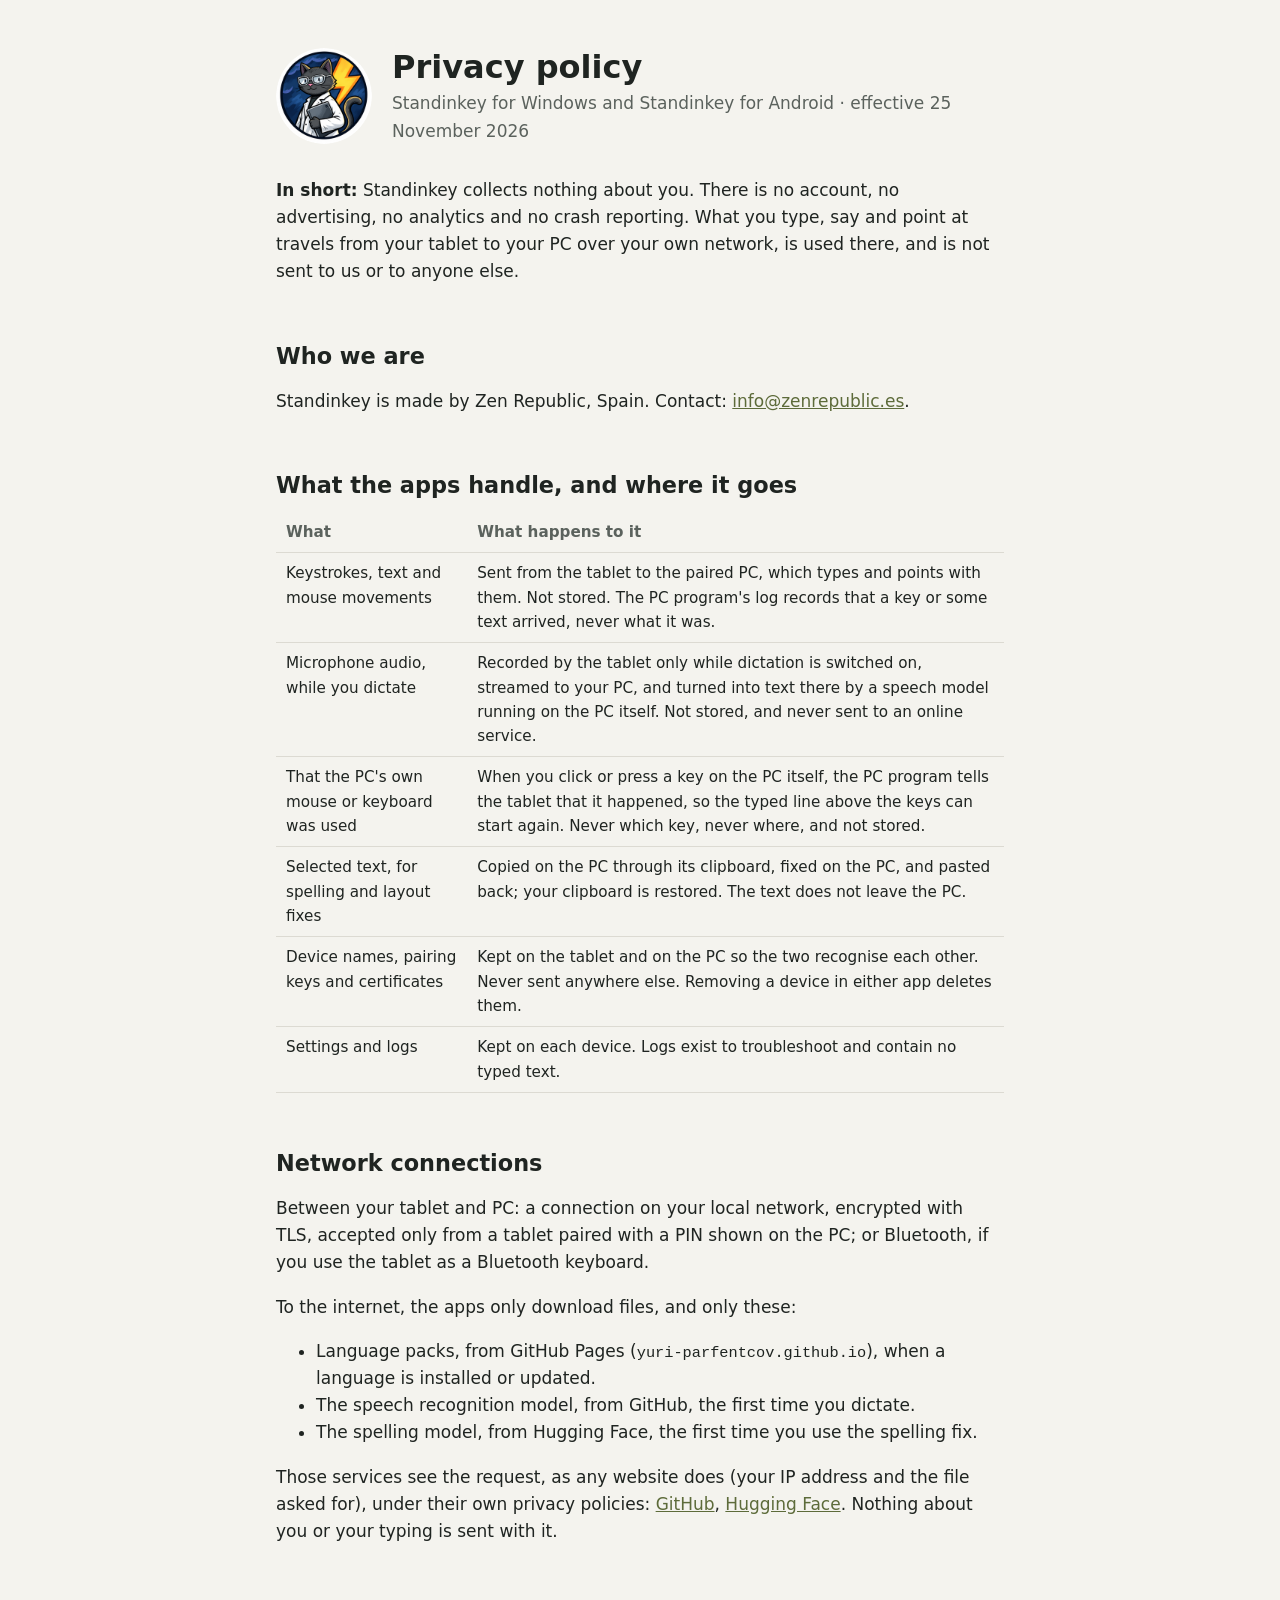
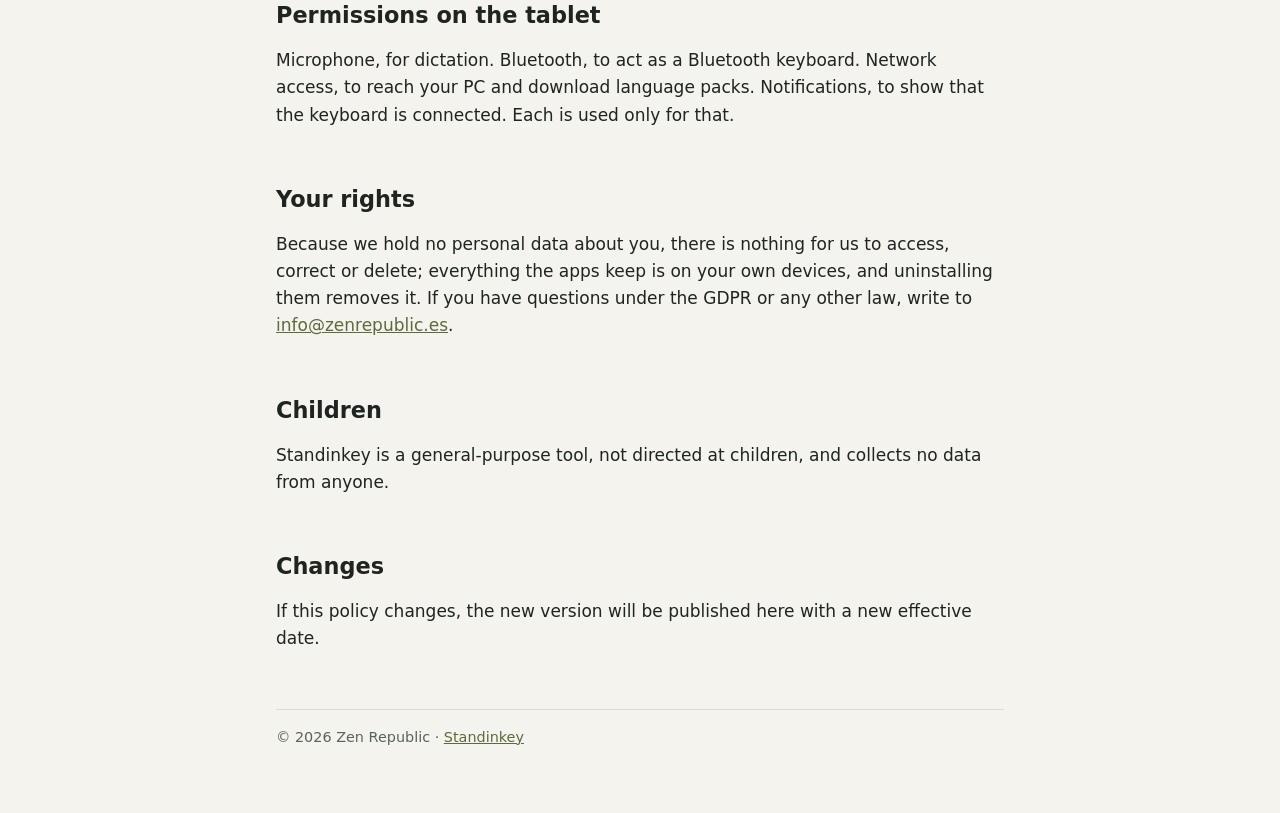
<file: privacy.html>
<!doctype html>
<html lang="en">
<head>
  <meta charset="utf-8">
  <meta name="viewport" content="width=device-width, initial-scale=1">
  <title>Standinkey Privacy</title>
  <meta name="description" content="What Standinkey does with what you type, say and point at.">
  <link rel="icon" href="logo.png">
  <link rel="stylesheet" href="style.css">
</head>
<body>
<main>
  <header>
    <img src="logo.png" alt="">
    <div>
      <h1>Privacy policy</h1>
      <p class="lede">Standinkey for Windows and Standinkey for Android · effective 25 November 2026</p>
    </div>
  </header>

  <p><strong>In short:</strong> Standinkey collects nothing about you. There is no account, no advertising,
    no analytics and no crash reporting. What you type, say and point at travels from your tablet to your PC
    over your own network, is used there, and is not sent to us or to anyone else.</p>

  <h2>Who we are</h2>
  <p>Standinkey is made by Zen Republic, Spain. Contact: <a href="mailto:info@zenrepublic.es">info@zenrepublic.es</a>.</p>

  <h2>What the apps handle, and where it goes</h2>
  <table>
    <tr><th>What</th><th>What happens to it</th></tr>
    <tr><td>Keystrokes, text and mouse movements</td>
      <td>Sent from the tablet to the paired PC, which types and points with them. Not stored. The PC program's
        log records that a key or some text arrived, never what it was.</td></tr>
    <tr><td>Microphone audio, while you dictate</td>
      <td>Recorded by the tablet only while dictation is switched on, streamed to your PC, and turned into text
        there by a speech model running on the PC itself. Not stored, and never sent to an online service.</td></tr>
    <tr><td>That the PC's own mouse or keyboard was used</td>
      <td>When you click or press a key on the PC itself, the PC program tells the tablet that it happened, so
        the typed line above the keys can start again. Never which key, never where, and not stored.</td></tr>
    <tr><td>Selected text, for spelling and layout fixes</td>
      <td>Copied on the PC through its clipboard, fixed on the PC, and pasted back; your clipboard is restored.
        The text does not leave the PC.</td></tr>
    <tr><td>Device names, pairing keys and certificates</td>
      <td>Kept on the tablet and on the PC so the two recognise each other. Never sent anywhere else.
        Removing a device in either app deletes them.</td></tr>
    <tr><td>Settings and logs</td>
      <td>Kept on each device. Logs exist to troubleshoot and contain no typed text.</td></tr>
  </table>

  <h2>Network connections</h2>
  <p>Between your tablet and PC: a connection on your local network, encrypted with TLS, accepted only from a
    tablet paired with a PIN shown on the PC; or Bluetooth, if you use the tablet as a Bluetooth keyboard.</p>
  <p>To the internet, the apps only download files, and only these:</p>
  <ul>
    <li>Language packs, from GitHub Pages (<code>yuri-parfentcov.github.io</code>), when a language is installed or updated.</li>
    <li>The speech recognition model, from GitHub, the first time you dictate.</li>
    <li>The spelling model, from Hugging Face, the first time you use the spelling fix.</li>
  </ul>
  <p>Those services see the request, as any website does (your IP address and the file asked for), under their
    own privacy policies: <a href="https://docs.github.com/site-policy/privacy-policies/github-general-privacy-statement">GitHub</a>,
    <a href="https://huggingface.co/privacy">Hugging Face</a>. Nothing about you or your typing is sent with it.</p>

  <h2>Permissions on the tablet</h2>
  <p>Microphone, for dictation. Bluetooth, to act as a Bluetooth keyboard. Network access, to reach your PC and
    download language packs. Notifications, to show that the keyboard is connected. Each is used only for that.</p>

  <h2>Your rights</h2>
  <p>Because we hold no personal data about you, there is nothing for us to access, correct or delete; everything
    the apps keep is on your own devices, and uninstalling them removes it. If you have questions under the GDPR or
    any other law, write to <a href="mailto:info@zenrepublic.es">info@zenrepublic.es</a>.</p>

  <h2>Children</h2>
  <p>Standinkey is a general-purpose tool, not directed at children, and collects no data from anyone.</p>

  <h2>Changes</h2>
  <p>If this policy changes, the new version will be published here with a new effective date.</p>

  <footer>© 2026 Zen Republic · <a href="index.html">Standinkey</a></footer>
</main>
</body>
</html>
</file>
<file: style.css>
:root {
  --bg: #f4f3ee;
  --surface: #ffffff;
  --text: #1f2421;
  --muted: #5b625d;
  --accent: #5d6b3a;
  --accent-text: #ffffff;
  --accent-soft: #e6ead9;
  --border: #dcdad2;
  --wifi: #3d6fb4;
  --bt: #8a5a9e;
}
@media (prefers-color-scheme: dark) {
  :root {
    --bg: #161917;
    --surface: #1f2421;
    --text: #e9ebe6;
    --muted: #a3aaa4;
    --accent: #a9bb78;
    --accent-text: #161917;
    --accent-soft: #2a3122;
    --border: #343a36;
    --wifi: #7fa8e0;
    --bt: #c39ad6;
  }
}
* { box-sizing: border-box; }
html { scroll-behavior: smooth; }
body {
  margin: 0;
  background: var(--bg);
  color: var(--text);
  font: 17px/1.6 system-ui, -apple-system, "Segoe UI", Roboto, sans-serif;
}
main { max-width: 760px; margin: 0 auto; padding: 48px 16px 64px; }
header { display: flex; align-items: center; gap: 20px; margin-bottom: 32px; }
header img { width: 96px; height: 96px; border-radius: 50%; flex: none; }
h1 { font-size: 2rem; line-height: 1.2; margin: 0; }
h2 { font-size: 1.4rem; line-height: 1.3; margin: 56px 0 8px; scroll-margin-top: 16px; }
h3 { font-size: 1.08rem; margin: 28px 0 4px; }
p, li { color: var(--text); }
.lede { color: var(--muted); margin: 4px 0 0; }
.muted { color: var(--muted); }
.cards { display: grid; grid-template-columns: repeat(auto-fit, minmax(220px, 1fr)); gap: 16px; margin: 24px 0; }
.card { background: var(--surface); border: 1px solid var(--border); border-radius: 14px; padding: 20px; }
.card h3 { margin: 0 0 6px; font-size: 1.05rem; }
.card p { margin: 0; color: var(--muted); font-size: 0.95rem; }
.card.wifi { border-top: 4px solid var(--wifi); }
.card.bt { border-top: 4px solid var(--bt); }
.card.both { border-top: 4px solid var(--accent); }
.card ul { margin: 8px 0 0; padding-left: 18px; color: var(--muted); font-size: 0.93rem; }
.card li { color: var(--muted); }
a { color: var(--accent); }
.button {
  display: inline-block; background: var(--accent); color: var(--accent-text);
  text-decoration: none; padding: 10px 18px; border-radius: 999px; font-weight: 600;
}
footer { margin-top: 56px; padding-top: 16px; border-top: 1px solid var(--border); color: var(--muted); font-size: 0.9rem; }
table { width: 100%; border-collapse: collapse; margin: 12px 0; font-size: 0.95rem; }
th, td { text-align: left; vertical-align: top; padding: 8px 10px; border-bottom: 1px solid var(--border); }
th { color: var(--muted); font-weight: 600; }
td.y { color: var(--accent); font-weight: 600; white-space: nowrap; }
td.n { color: var(--muted); white-space: nowrap; }

nav.toc { background: var(--surface); border: 1px solid var(--border); border-radius: 14px; padding: 14px 20px; margin: 24px 0; }
nav.toc ol { margin: 0; padding-left: 20px; columns: 2 220px; column-gap: 32px; }
nav.toc li { margin: 2px 0; }

figure { margin: 24px 0; }
figure.wide, .cards.wide { margin-left: calc(50% - min(48vw, 520px)); margin-right: calc(50% - min(48vw, 520px)); }
figure img { display: block; width: 100%; height: auto; border-radius: 12px; border: 1px solid var(--border); }
figure.narrow img { max-width: 560px; margin: 0 auto; }
figcaption { color: var(--muted); font-size: 0.9rem; margin-top: 8px; text-align: center; }
figure.wide figcaption { max-width: 760px; margin-left: auto; margin-right: auto; padding: 0 16px; }

.diagram { background: var(--surface); border: 1px solid var(--border); border-radius: 14px; padding: 16px; }
.diagram svg { display: block; width: 100%; height: auto; }
.diagram text { fill: var(--text); font: 15px system-ui, -apple-system, "Segoe UI", Roboto, sans-serif; }
.diagram .small { fill: var(--muted); font-size: 13px; }
.diagram .box { fill: var(--bg); stroke: var(--border); stroke-width: 1.5; }
.diagram .wifi { stroke: var(--wifi); fill: none; stroke-width: 3; }
.diagram .bt { stroke: var(--bt); fill: none; stroke-width: 3; stroke-dasharray: 8 6; }
.diagram .wifi-t { fill: var(--wifi); font-weight: 600; }
.diagram .bt-t { fill: var(--bt); font-weight: 600; }

.callout { background: var(--accent-soft); border-radius: 12px; padding: 14px 18px; margin: 20px 0; }
.callout p { margin: 0; }

details { background: var(--surface); border: 1px solid var(--border); border-radius: 12px; margin: 10px 0; }
details > summary { cursor: pointer; padding: 12px 16px; font-weight: 600; list-style: none; position: relative; padding-right: 40px; }
details > summary::-webkit-details-marker { display: none; }
details > summary::after { content: "+"; position: absolute; right: 16px; top: 10px; color: var(--muted); font-weight: 400; font-size: 1.2rem; }
details[open] > summary::after { content: "–"; }
details > div { padding: 0 16px 12px; }
details > div p { margin: 8px 0; }
.tag { display: inline-block; font-size: 0.75rem; font-weight: 600; border-radius: 999px; padding: 1px 8px; margin-left: 6px; vertical-align: 2px; }
.tag.wifi { background: color-mix(in srgb, var(--wifi) 18%, transparent); color: var(--wifi); }
.tag.bt { background: color-mix(in srgb, var(--bt) 18%, transparent); color: var(--bt); }

kbd { font: 0.88em ui-monospace, Consolas, monospace; background: var(--surface); border: 1px solid var(--border); border-bottom-width: 2px; border-radius: 5px; padding: 0 5px; }
code { font: 0.9em ui-monospace, Consolas, monospace; }
pre { background: var(--surface); border: 1px solid var(--border); border-radius: 10px; padding: 12px 16px; overflow-x: auto; font-size: 0.9rem; }

@media (max-width: 520px) {
  header { flex-direction: column; align-items: flex-start; }
  table { display: block; overflow-x: auto; }
  figure.wide, .cards.wide { margin-left: 0; margin-right: 0; }
}

figure.strips { background: var(--surface); border: 1px solid var(--border); border-radius: 14px; padding: 18px 18px 12px; }
.strip {
  --key: #d9dde3; --ink: #3a4048; --accent: #5d6b3a;
  font: 22px/44px ui-monospace, "Cascadia Mono", Consolas, monospace; color: var(--ink);
  background: var(--key); border: 1px solid #b9bec6; border-radius: 10px;
  height: 46px; padding: 0 12px; white-space: pre; overflow: hidden; margin-top: 6px;
}
.strip .faint { opacity: 0.35; }
.strip .last { color: var(--accent); font-weight: 700; }
.strip .sel { background: color-mix(in srgb, var(--accent) 35%, transparent); }
.strip .caret { display: inline-block; width: 2px; height: 26px; margin: 0 -1px; background: var(--ink); vertical-align: -5px; }
figure.strips figcaption { text-align: left; margin: 6px 0 14px; }
figure.strips figcaption.note { font-style: italic; margin-bottom: 0; }
@media (prefers-color-scheme: dark) {
  .strip { --key: #3a3f46; --ink: #e3e6ea; --accent: #b5c77f; border-color: #50565e; }
}
@media (max-width: 520px) {
  .strip { font-size: 15px; }
}
</file>
